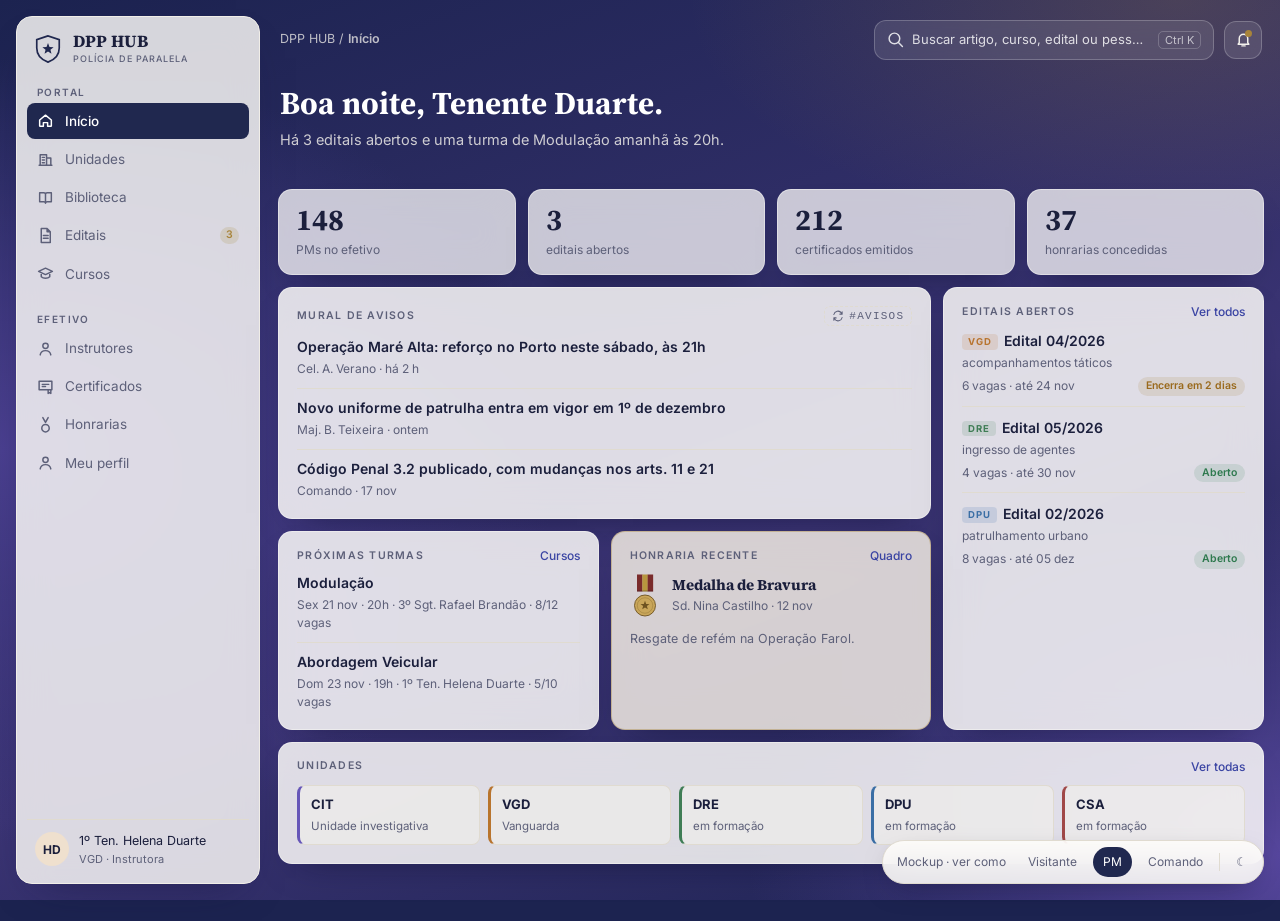
<file: docs/MOCKUP-DPP-HUB.html>
<!doctype html>
<html lang="pt-BR">
<head>
<meta charset="utf-8">
<meta name="viewport" content="width=device-width, initial-scale=1">
<title>DPP HUB · Mockup</title>
<link rel="preconnect" href="https://fonts.googleapis.com">
<link rel="preconnect" href="https://fonts.gstatic.com" crossorigin>
<link href="https://fonts.googleapis.com/css2?family=Source+Serif+4:opsz,wght@8..60,400;8..60,600;8..60,700&family=Inter:wght@400;500;600;700&display=swap" rel="stylesheet">
<style>
/* =========================================================
   DPP HUB · mockup navegável (dados fictícios)
   Paleta A1 · lateral flutuante em vidro · gradiente na página toda
   ========================================================= */
:root{
  --bg:#f4f2ed;--paper:#fffefb;--ink:#1b1f3c;--ink2:#5d6079;--rule:#e0dbd0;
  --head:#20284f;--accent:#20284f;--onaccent:#fff;--gold:#a8843a;--link:#3a44a3;
  --ok:#2f7a4f;--warn:#9a6a1c;--bad:#9c3f3f;
  --sky1:#1c2350;--sky2:#3b3474;--sky3:#4a3f8f;--sky4:#57479e;
  --on-sky:#f3f1ec;
}
@media (prefers-color-scheme: dark){:root:not([data-theme="light"]){
  --bg:#12152b;--paper:#1a1c37;--ink:#e7e4dc;--ink2:#a4a7be;--rule:#2c2f50;
  --head:#0e1124;--accent:#42508e;--onaccent:#fff;--gold:#cfae62;--link:#a5a9f2;
  --ok:#7cc49a;--warn:#dcb06a;--bad:#e29590;
  --sky1:#141a3d;--sky2:#2a2560;--sky3:#352d72;--sky4:#3a2f7a}}
:root[data-theme="dark"]{
  --bg:#12152b;--paper:#1a1c37;--ink:#e7e4dc;--ink2:#a4a7be;--rule:#2c2f50;
  --head:#0e1124;--accent:#42508e;--onaccent:#fff;--gold:#cfae62;--link:#a5a9f2;
  --ok:#7cc49a;--warn:#dcb06a;--bad:#e29590;
  --sky1:#141a3d;--sky2:#2a2560;--sky3:#352d72;--sky4:#3a2f7a}

*{box-sizing:border-box}
html{scroll-behavior:smooth}
body{margin:0;min-height:100vh;color:var(--ink);font:14px/1.5 Inter,system-ui,sans-serif;background:var(--sky1)}
/* gradiente da página inteira numa camada fixa (mais estável que background-attachment:fixed) */
body::before{content:"";position:fixed;inset:0;z-index:-1;pointer-events:none;
  background:
    radial-gradient(700px 340px at 92% 0%,color-mix(in srgb,var(--gold) 24%,transparent),transparent 70%),
    radial-gradient(800px 560px at 0% 50%,var(--sky3),transparent 70%),
    radial-gradient(760px 520px at 100% 95%,var(--sky4),transparent 70%),
    linear-gradient(160deg,var(--sky1),var(--sky2) 60%,var(--sky1))}
a{color:var(--link);text-decoration:none}
button{font:inherit;cursor:pointer}
.ico{width:17px;height:17px;flex:none;fill:none;stroke:currentColor;stroke-width:1.4;stroke-linecap:round;stroke-linejoin:round}

/* ---------- vidro ---------- */
.glass-dark{background:rgba(255,255,255,.10);border:1px solid rgba(255,255,255,.22);backdrop-filter:blur(14px);-webkit-backdrop-filter:blur(14px)}
.tile{color:var(--ink);background:color-mix(in srgb,var(--paper) 84%,transparent);border:1px solid color-mix(in srgb,var(--paper) 40%,transparent);border-radius:14px;padding:18px;
  backdrop-filter:blur(18px) saturate(1.15);-webkit-backdrop-filter:blur(18px) saturate(1.15);box-shadow:0 16px 36px -22px rgba(10,10,40,.6);min-width:0}
.tile.hon{background:color-mix(in srgb,color-mix(in srgb,var(--gold) 12%,var(--paper)) 84%,transparent);border-color:color-mix(in srgb,var(--gold) 40%,transparent)}

/* ---------- estrutura ---------- */
.app{display:grid;grid-template-columns:244px minmax(0,1fr);gap:18px;padding:16px;max-width:1480px;margin:0 auto}
.side{position:sticky;top:16px;height:calc(100vh - 32px);display:flex;flex-direction:column;gap:20px;padding:16px 10px;border-radius:16px;overflow:auto;
  background:color-mix(in srgb,var(--paper) 82%,transparent);backdrop-filter:blur(16px);-webkit-backdrop-filter:blur(16px);
  border:1px solid color-mix(in srgb,var(--paper) 55%,var(--rule));box-shadow:0 18px 40px -24px rgba(20,20,60,.6)}
.brand{display:flex;align-items:center;gap:10px;font:700 17px/1 "Source Serif 4",Georgia,serif;white-space:nowrap;padding:0 6px;color:var(--ink)}
.brand small{display:block;font:500 9px/1.3 Inter;letter-spacing:.12em;text-transform:uppercase;color:var(--ink2);margin-top:3px}
.brand svg{width:30px;height:30px;flex:none}
.grp{font:600 10px/1 Inter;letter-spacing:.14em;text-transform:uppercase;color:var(--ink2);padding:0 10px;margin:2px 0 6px}
.side nav{display:flex;flex-direction:column;gap:2px}
.side nav a{display:flex;align-items:center;gap:11px;padding:8px 10px;border-radius:8px;font-size:13.5px;color:var(--ink2)}
.side nav a:hover{background:color-mix(in srgb,var(--ink) 6%,transparent);color:var(--ink)}
.side nav a.on{color:var(--onaccent);background:var(--accent);font-weight:500}
.side nav a .n{margin-left:auto;font:600 10.5px/1 Inter;background:color-mix(in srgb,var(--gold) 18%,transparent);color:var(--gold);padding:3px 6px;border-radius:999px}
.side nav a.on .n{background:var(--gold);color:var(--head)}
.side nav a .lk{margin-left:auto;width:13px;height:13px;opacity:.6}
.me{margin-top:auto;display:flex;align-items:center;gap:10px;font-size:12.5px;padding:12px 8px 0;border-top:1px solid var(--rule);color:var(--ink)}
.me small{display:block;color:var(--ink2);font-size:11px}
.av{width:34px;height:34px;border-radius:50%;display:grid;place-items:center;font:700 12px Inter;flex:none;background:var(--accent);color:var(--onaccent)}
.discord{display:flex;align-items:center;justify-content:center;gap:8px;width:100%;padding:10px;border-radius:9px;border:0;background:#5865F2;color:#fff;font-weight:600;font-size:13px}
.discord svg{width:18px;height:18px}

main{min-width:0;color:var(--on-sky);padding-bottom:40px}
.topbar{display:flex;align-items:center;gap:10px;padding:4px 2px 0}
.crumb{font-size:12.5px;opacity:.75;flex:1;white-space:nowrap;overflow:hidden;text-overflow:ellipsis}
.crumb b{font-weight:600;opacity:1}
.gsearch{display:flex;align-items:center;gap:8px;padding:9px 12px;font-size:13px;color:rgba(255,255,255,.82);border-radius:12px;width:340px;white-space:nowrap;overflow:hidden;border:1px solid rgba(255,255,255,.22)}
.gsearch span{min-width:0;overflow:hidden;text-overflow:ellipsis}
.gsearch kbd{margin-left:auto;font:11px Inter;border:1px solid rgba(255,255,255,.25);border-radius:5px;padding:1px 6px;opacity:.8}
.gbtn{width:38px;height:38px;display:grid;place-items:center;flex:none;border-radius:12px;color:var(--on-sky);position:relative}
.gbtn .dot{position:absolute;top:8px;right:9px;width:7px;height:7px;border-radius:50%;background:var(--gold)}
.menu-btn{display:none}
.ph{margin:26px 2px 22px;max-width:760px}
.ph h1{font:700 32px/1.12 "Source Serif 4",Georgia,serif;margin:0 0 8px;color:#fff}
.ph p{margin:0;opacity:.82;font-size:14.5px}
.ph .acts{display:flex;flex-wrap:wrap;gap:8px;margin-top:16px}

/* ---------- peças ---------- */
.lbl{font:600 10.5px/1 Inter;letter-spacing:.12em;text-transform:uppercase;color:var(--ink2);margin:0 0 12px;display:flex;justify-content:space-between;align-items:center;gap:8px}
.lbl a{letter-spacing:0;text-transform:none;font-weight:500;font-size:12px}
.list{list-style:none;margin:0;padding:0}
.list li{padding:10px 0;border-top:1px solid var(--rule)}
.list li:first-child{border-top:0;padding-top:0}
.list li:last-child{padding-bottom:0}
.list .t{font-weight:600;line-height:1.35;color:var(--ink)}
.list .m{font-size:12px;color:var(--ink2);margin-top:3px}
.list a.t:hover{color:var(--link)}
.tag{display:inline-block;font:700 9.5px/1 Inter;letter-spacing:.08em;padding:3px 6px;border-radius:4px;color:var(--u);background:color-mix(in srgb,var(--u) 15%,transparent);margin-right:6px;vertical-align:1px}
.pill{display:inline-block;font:600 10.5px/1 Inter;padding:4px 8px;border-radius:999px;color:var(--c);background:color-mix(in srgb,var(--c) 13%,transparent);white-space:nowrap}
.ok{--c:var(--ok)}.warn{--c:var(--warn)}.bad{--c:var(--bad)}.neu{--c:var(--ink2)}
.ch{font:11px ui-monospace,Consolas,monospace;color:var(--ink2);white-space:nowrap}
.num{font:700 30px/1 "Source Serif 4",Georgia,serif;color:var(--ink)}
.num+small{display:block;color:var(--ink2);font-size:12px;margin-top:6px}
.btn{display:inline-flex;align-items:center;gap:7px;font:600 12.5px/1 Inter;padding:9px 13px;border-radius:8px;background:var(--accent);color:var(--onaccent);border:1px solid transparent;white-space:nowrap}
.btn.ghost{background:transparent;color:var(--ink);border-color:var(--rule)}
.btn.sky{background:rgba(255,255,255,.12);color:#fff;border-color:rgba(255,255,255,.25);backdrop-filter:blur(10px)}
.btn.gold{background:var(--gold);color:#1b1f3c}
.btn .ico{width:15px;height:15px}
.btn[disabled]{opacity:.55;cursor:not-allowed}
.soon{font:600 9.5px/1 Inter;letter-spacing:.06em;text-transform:uppercase;padding:3px 5px;border-radius:4px;border:1px solid currentColor;opacity:.7;margin-left:4px}
.muted{color:var(--ink2)}
.serif{font-family:"Source Serif 4",Georgia,serif}
.honor{display:flex;gap:12px;align-items:center}
.honor svg{width:30px;height:44px;flex:none}
.honor b{display:block;font:700 15px/1.2 "Source Serif 4",Georgia,serif;color:var(--ink)}
.honor span{font-size:12px;color:var(--ink2)}
.stats{display:grid;grid-template-columns:repeat(4,minmax(0,1fr));gap:12px;margin-bottom:12px}
.stats .tile{padding:15px 17px;background:color-mix(in srgb,var(--paper) 74%,transparent)}
.g{display:grid;gap:12px}
.g2{grid-template-columns:repeat(2,minmax(0,1fr))}
.g3{grid-template-columns:repeat(3,minmax(0,1fr))}
.chips{display:flex;flex-wrap:wrap;gap:6px;margin:0 0 14px}
.chip{padding:7px 12px;border-radius:999px;font:500 12.5px/1 Inter;color:#fff;background:rgba(255,255,255,.10);border:1px solid rgba(255,255,255,.22);backdrop-filter:blur(10px)}
.chip.on{background:var(--paper);color:var(--ink);border-color:var(--paper)}
.chip i{font-style:normal;opacity:.6;margin-left:4px}
.sync{display:inline-flex;align-items:center;gap:5px;font:11px ui-monospace,Consolas,monospace;color:var(--ink2);border:1px dashed var(--rule);border-radius:6px;padding:3px 7px}
.sync svg{width:12px;height:12px}

/* tabelas */
.tbl{width:100%;border-collapse:collapse;font-size:13px}
.tbl th{text-align:left;font:600 10.5px/1 Inter;letter-spacing:.1em;text-transform:uppercase;color:var(--ink2);padding:0 10px 10px 0;white-space:nowrap}
.tbl td{padding:10px 10px 10px 0;border-top:1px solid var(--rule);vertical-align:middle}
.tbl td:last-child,.tbl th:last-child{padding-right:0}
.who{display:flex;align-items:center;gap:9px;color:var(--ink);font-weight:500}
.who .av{width:28px;height:28px;font-size:10px}
code.c{font:12px ui-monospace,Consolas,monospace;background:color-mix(in srgb,var(--ink) 7%,transparent);padding:2px 6px;border-radius:4px;color:var(--ink)}

/* início */
.home{grid-template-columns:repeat(3,minmax(0,1fr));grid-template-areas:"avis avis edit" "turm hon edit" "unid unid unid"}
.units-mini{display:flex;flex-wrap:wrap;gap:8px}
.unit-mini{flex:1 1 110px;border:1px solid var(--rule);border-left:3px solid var(--u);border-radius:8px;padding:9px 11px;background:color-mix(in srgb,var(--bg) 55%,transparent);color:var(--ink)}
.unit-mini b{display:block;font-size:13px}.unit-mini span{font-size:11.5px;color:var(--ink2)}

/* unidades */
.ucard{border-top:3px solid var(--u);display:flex;flex-direction:column;gap:12px}
.ucard .hd{display:flex;gap:12px;align-items:center}
.seal{width:48px;height:48px;border-radius:12px;display:grid;place-items:center;font:700 14px "Source Serif 4",Georgia,serif;color:var(--u);background:color-mix(in srgb,var(--u) 14%,transparent);border:1px solid color-mix(in srgb,var(--u) 35%,transparent);flex:none}
.ucard h3{font:700 19px/1.2 "Source Serif 4",Georgia,serif;margin:0}
.ucard p{margin:0;color:var(--ink2)}
.ucard .ft{margin-top:auto;display:flex;flex-wrap:wrap;gap:8px;align-items:center}
.kv{display:grid;grid-template-columns:auto 1fr;gap:4px 12px;font-size:12.5px}
.kv dt{color:var(--ink2)}.kv dd{margin:0;color:var(--ink)}
.add{display:grid;place-items:center;text-align:center;border:1.5px dashed rgba(255,255,255,.35);background:rgba(255,255,255,.05);color:#fff;border-radius:14px;padding:18px;min-height:200px}

/* biblioteca */
.lib{display:grid;grid-template-columns:250px minmax(0,1fr);gap:12px;align-items:start}
.docs{position:sticky;top:16px}
.docs a{display:flex;align-items:center;gap:10px;padding:9px 10px;border-radius:8px;color:var(--ink)}
.docs a:hover{background:color-mix(in srgb,var(--ink) 5%,transparent)}
.docs a.on{background:color-mix(in srgb,var(--accent) 12%,transparent);font-weight:600}
.docs a small{display:block;font-size:11px;color:var(--ink2);font-weight:400}
.docs a .lk{margin-left:auto;width:13px;height:13px;color:var(--ink2)}
.docs .sep{height:1px;background:var(--rule);margin:8px 4px}
.reader{padding:0;overflow:hidden}
.reader .rh{padding:22px 26px 16px;border-bottom:1px solid var(--rule)}
.reader .rh h2{font:700 28px/1.15 "Source Serif 4",Georgia,serif;margin:6px 0 8px}
.reader .rh .meta{display:flex;flex-wrap:wrap;gap:8px 16px;align-items:center;font-size:12.5px;color:var(--ink2)}
.reader .rb{display:grid;grid-template-columns:190px minmax(0,1fr)}
.toc{padding:18px 16px;border-right:1px solid var(--rule);font-size:12.5px;position:sticky;top:0;align-self:start}
.toc a{display:block;padding:5px 0;color:var(--ink2)}
.toc a:hover{color:var(--ink)}
.toc input{width:100%;padding:7px 9px;border-radius:7px;border:1px solid var(--rule);background:color-mix(in srgb,var(--bg) 60%,transparent);color:var(--ink);font:12.5px Inter;margin-bottom:10px}
.text{padding:8px 30px 30px;max-width:720px}
.text h3{font:700 13px/1.2 Inter;letter-spacing:.12em;text-transform:uppercase;color:var(--gold);margin:26px 0 4px}
.text h4{font:700 20px/1.25 "Source Serif 4",Georgia,serif;margin:0 0 6px}
.art{padding:16px 0;border-bottom:1px solid var(--rule);scroll-margin-top:20px;position:relative}
.art.hl{background:color-mix(in srgb,var(--gold) 10%,transparent);margin:0 -14px;padding:16px 14px;border-radius:8px}
.art .no{font:600 11px/1 Inter;letter-spacing:.1em;text-transform:uppercase;color:var(--ink2)}
.art h5{font:700 17px/1.3 "Source Serif 4",Georgia,serif;margin:5px 0 6px}
.art p{font:16px/1.65 "Source Serif 4",Georgia,serif;margin:0 0 8px}
.art .pena{font-size:12.5px;color:var(--ink)}
.art .pena b{color:var(--ink2);font-weight:500}
.art .tools{position:absolute;right:0;top:16px;display:flex;gap:6px}
.art.hl .tools{right:14px}
.art .tools button{border:1px solid var(--rule);background:transparent;color:var(--ink2);border-radius:6px;padding:4px 8px;font-size:11.5px}
.art .tools button:hover{color:var(--ink)}
.new{font:600 9.5px/1 Inter;letter-spacing:.06em;text-transform:uppercase;color:var(--gold);border:1px solid var(--gold);border-radius:4px;padding:2px 5px;margin-left:6px;vertical-align:2px}

/* editais */
.ecard{border-left:3px solid var(--u);display:flex;flex-direction:column;gap:10px}
.ecard h3{font:700 18px/1.25 "Source Serif 4",Georgia,serif;margin:0;color:var(--ink)}
.ecard ul{margin:0;padding-left:18px;color:var(--ink);font-size:13px}
.ecard li{margin:2px 0}
.ecard li::marker{color:var(--gold)}
.steps{display:flex;gap:4px;margin-top:2px}
.steps div{flex:1;font-size:10.5px;color:var(--ink2)}
.steps div::before{content:"";display:block;height:4px;border-radius:2px;background:var(--rule);margin-bottom:5px}
.steps div.done::before{background:var(--accent)}
.steps div.cur{color:var(--ink);font-weight:600}
.steps div.cur::before{background:var(--gold)}
.ecard .ft{display:flex;flex-wrap:wrap;gap:8px;align-items:center;margin-top:auto;padding-top:4px}

/* cursos */
.ccard{display:flex;flex-direction:column;gap:10px}
.ccard h3{font:700 19px/1.2 "Source Serif 4",Georgia,serif;margin:0;color:var(--ink)}
.ccard p{margin:0;color:var(--ink2)}
.facts{display:flex;flex-wrap:wrap;gap:6px 16px;font-size:12.5px;color:var(--ink)}
.facts span b{color:var(--ink2);font-weight:500}
.ccard .ft{display:flex;flex-wrap:wrap;gap:8px;margin-top:auto;padding-top:4px}

/* certificados */
.verify{display:flex;gap:8px;flex-wrap:wrap}
.verify input,.field{flex:1;min-width:180px;padding:10px 12px;border-radius:9px;border:1px solid var(--rule);background:color-mix(in srgb,var(--bg) 60%,transparent);color:var(--ink);font:13.5px Inter}
.vres{margin-top:12px;padding:12px 14px;border-radius:10px;font-size:13px;display:none}
.vres.show{display:block}
.vres.good{background:color-mix(in srgb,var(--ok) 12%,transparent);color:var(--ink);border:1px solid color-mix(in srgb,var(--ok) 35%,transparent)}
.vres.nope{background:color-mix(in srgb,var(--bad) 10%,transparent);color:var(--ink);border:1px solid color-mix(in srgb,var(--bad) 30%,transparent)}
.cert{border:1px solid color-mix(in srgb,var(--gold) 45%,var(--rule));border-radius:12px;padding:22px;text-align:center;background:color-mix(in srgb,var(--gold) 6%,transparent);position:relative}
.cert::before{content:"";position:absolute;inset:6px;border:1px solid color-mix(in srgb,var(--gold) 30%,transparent);border-radius:8px;pointer-events:none}
.cert .k{font:600 10px/1 Inter;letter-spacing:.2em;text-transform:uppercase;color:var(--gold)}
.cert h3{font:700 22px/1.2 "Source Serif 4",Georgia,serif;margin:10px 0 4px}
.cert p{margin:0;color:var(--ink2);font-size:13px}
.cert .nm{font:italic 600 20px "Source Serif 4",Georgia,serif;color:var(--ink);margin:10px 0}

/* honrarias */
.mgrid{display:grid;grid-template-columns:repeat(3,minmax(0,1fr));gap:12px}
.mcard{display:flex;gap:14px;align-items:flex-start}
.mcard svg{width:46px;height:66px;flex:none}
.mcard h3{font:700 17px/1.2 "Source Serif 4",Georgia,serif;margin:0 0 4px;color:var(--ink)}
.mcard p{margin:0 0 6px;font-size:12.5px;color:var(--ink2)}
.mcard .cnt{font-size:12px;color:var(--ink)}
.ord{font:600 10px/1 Inter;color:var(--gold);letter-spacing:.1em;text-transform:uppercase}

/* perfil */
.prof{display:flex;gap:20px;align-items:center;flex-wrap:wrap}
.prof .av{width:76px;height:76px;font-size:24px;border-radius:20px}
.prof h2{font:700 28px/1.1 "Source Serif 4",Georgia,serif;margin:0 0 6px;color:var(--ink)}
.prof .sub{display:flex;flex-wrap:wrap;gap:8px 14px;align-items:center;color:var(--ink2);font-size:13px}
.prof .ft{margin-left:auto;display:flex;gap:8px;flex-wrap:wrap}
.medals-row{display:flex;flex-wrap:wrap;gap:16px}
.medals-row figure{margin:0;width:88px;text-align:center;font-size:11.5px;color:var(--ink2)}
.medals-row svg{width:40px;height:58px;display:block;margin:0 auto 6px}
.tl{list-style:none;margin:0;padding:0 0 0 16px;border-left:2px solid var(--rule)}
.tl li{position:relative;padding:0 0 14px 6px}
.tl li::before{content:"";position:absolute;left:-23px;top:5px;width:10px;height:10px;border-radius:50%;background:var(--paper);border:2px solid var(--gold)}
.tl b{display:block;color:var(--ink);font-weight:600}
.tl span{font-size:12px;color:var(--ink2)}

/* bloqueado */
.locked{max-width:520px;margin:40px auto;text-align:center;padding:34px}
.locked .lkbig{width:54px;height:54px;border-radius:16px;display:grid;place-items:center;margin:0 auto 14px;background:color-mix(in srgb,var(--accent) 12%,transparent);color:var(--accent)}
:root[data-theme="dark"] .locked .lkbig{color:var(--gold)}
.locked h2{font:700 24px/1.2 "Source Serif 4",Georgia,serif;margin:0 0 8px}
.locked p{color:var(--ink2);margin:0 0 18px}

/* busca */
.overlay{position:fixed;inset:0;background:rgba(8,10,25,.45);backdrop-filter:blur(4px);display:none;align-items:flex-start;justify-content:center;padding:12vh 16px 16px;z-index:40}
.overlay.open{display:flex}
.sbox{width:100%;max-width:620px;padding:0;overflow:hidden}
.sbox .in{display:flex;align-items:center;gap:10px;padding:14px 16px;border-bottom:1px solid var(--rule);color:var(--ink2)}
.sbox input{flex:1;border:0;background:transparent;font:16px Inter;color:var(--ink);outline:none;min-width:0}
.sbox kbd{font:11px Inter;border:1px solid var(--rule);border-radius:5px;padding:1px 6px}
.sres{max-height:52vh;overflow:auto;padding:6px}
.sres a{display:flex;gap:12px;align-items:center;padding:9px 10px;border-radius:8px;color:var(--ink)}
.sres a:hover,.sres a.sel{background:color-mix(in srgb,var(--accent) 10%,transparent)}
.sres .k{font:600 9.5px/1 Inter;letter-spacing:.08em;text-transform:uppercase;color:var(--ink2);width:74px;flex:none}
.sres small{display:block;color:var(--ink2);font-size:11.5px}
.sres .empty{padding:18px;color:var(--ink2);text-align:center}

/* mockup tools */
.mock{position:fixed;right:16px;bottom:16px;z-index:30;display:flex;align-items:center;gap:6px;padding:6px;border-radius:999px;font-size:12px;color:var(--ink);
  background:color-mix(in srgb,var(--paper) 88%,transparent);backdrop-filter:blur(14px);-webkit-backdrop-filter:blur(14px);border:1px solid var(--rule);box-shadow:0 10px 30px -14px rgba(10,10,40,.6)}
.mock .lab{padding:0 6px 0 8px;color:var(--ink2);white-space:nowrap}
.mock button{border:0;background:transparent;color:var(--ink2);padding:6px 10px;border-radius:999px;font-size:12px}
.mock button.on{background:var(--accent);color:var(--onaccent)}
.mock .sep{width:1px;height:18px;background:var(--rule)}
.toast{position:fixed;left:50%;bottom:76px;transform:translateX(-50%) translateY(20px);opacity:0;transition:.25s;z-index:50;max-width:min(560px,calc(100% - 32px));padding:12px 16px;border-radius:12px;font-size:13px;color:var(--ink);
  background:color-mix(in srgb,var(--paper) 94%,transparent);border:1px solid var(--rule);box-shadow:0 16px 40px -16px rgba(0,0,0,.5);pointer-events:none}
.toast.show{opacity:1;transform:translateX(-50%)}
.toast b{color:var(--gold)}

/* celular */
.tabbar{display:none}
.scrim{display:none}
.need-pm,.need-cmd,.only-vis{}
body[data-role="vis"] .need-pm{display:none!important}
body:not([data-role="cmd"]) .need-cmd{display:none!important}
body:not([data-role="vis"]) .only-vis{display:none!important}

@media (max-width:1100px){
  .home{grid-template-columns:repeat(2,minmax(0,1fr));grid-template-areas:"avis avis" "edit turm" "hon hon" "unid unid"}
  .g3,.mgrid{grid-template-columns:repeat(2,minmax(0,1fr))}
  .reader .rb{grid-template-columns:minmax(0,1fr)}
  .toc{display:none}
}
@media (max-width:860px){
  .app{grid-template-columns:minmax(0,1fr);padding:12px 12px 96px}
  .side{position:fixed;left:10px;top:10px;bottom:10px;height:auto;width:260px;z-index:35;transform:translateX(-115%);transition:transform .25s}
  body.drawer .side{transform:none}
  body.drawer .scrim{display:block;position:fixed;inset:0;z-index:34;background:rgba(8,10,25,.4)}
  .menu-btn{display:grid}
  .gsearch{width:auto;flex:1}
  .gsearch kbd,.crumb{display:none}
  .ph{margin:18px 2px 16px}
  .ph h1{font-size:26px}
  .stats{grid-template-columns:repeat(2,minmax(0,1fr))}
  .g2,.g3,.mgrid,.home,.lib{grid-template-columns:minmax(0,1fr)}
  .home{grid-template-areas:"avis" "edit" "turm" "hon" "unid"}
  .docs{position:static}
  .text{padding:4px 18px 22px}
  .reader .rh{padding:18px}
  .art .tools{position:static;margin-top:6px}
  .tbl thead{display:none}
  .tbl,.tbl tbody,.tbl tr,.tbl td{display:block;width:100%}
  .tbl tr{border-top:1px solid var(--rule);padding:8px 0}
  .tbl tr:first-child{border-top:0}
  .tbl td{border:0;padding:3px 0;display:flex;justify-content:space-between;gap:12px;text-align:right}
  .tbl td::before{content:attr(data-h);font:600 10px/1.6 Inter;letter-spacing:.08em;text-transform:uppercase;color:var(--ink2);text-align:left}
  .tabbar{display:grid;position:fixed;left:10px;right:10px;bottom:10px;z-index:30;grid-template-columns:repeat(5,1fr);padding:8px 4px;border-radius:18px;
    background:color-mix(in srgb,var(--paper) 85%,transparent);backdrop-filter:blur(16px);-webkit-backdrop-filter:blur(16px);border:1px solid var(--rule);box-shadow:0 10px 30px -14px rgba(20,20,60,.5)}
  .tabbar a{display:flex;flex-direction:column;align-items:center;gap:3px;font-size:10.5px;color:var(--ink2);background:none;border:0}
  .tabbar a.on{color:var(--accent);font-weight:600}
  .mock{bottom:84px;right:10px}
  .mock .lab{display:none}
  .toast{bottom:150px}
}
@media (prefers-color-scheme: dark){:root:not([data-theme="light"]) .tabbar a.on{color:var(--gold)}}
:root[data-theme="dark"] .tabbar a.on{color:var(--gold)}
</style>
</head>
<body data-role="pm">

<div class="app">
  <aside class="side" id="side"></aside>
  <main>
    <div class="topbar">
      <button class="gbtn glass-dark menu-btn" id="menuBtn" aria-label="Menu"><svg class="ico" viewBox="0 0 16 16"><path d="M2.5 4h11M2.5 8h11M2.5 12h11"/></svg></button>
      <div class="crumb" id="crumb"></div>
      <button class="gsearch glass-dark" id="searchBtn"><svg class="ico" viewBox="0 0 16 16"><path d="M7 12A5 5 0 1 0 7 2a5 5 0 0 0 0 10zM11 11l3.5 3.5"/></svg><span>Buscar artigo, curso, edital ou pessoa…</span><kbd>Ctrl K</kbd></button>
      <button class="gbtn glass-dark need-pm" aria-label="Notificações" data-act="Notificações: 2 novas (aprovação em Modulação; edital da DRE aberto)."><svg class="ico" viewBox="0 0 16 16"><path d="M4 11V7a4 4 0 0 1 8 0v4l1 1.5H3zM6.5 14h3"/></svg><span class="dot"></span></button>
    </div>
    <div id="view"></div>
  </main>
</div>
<div class="scrim" id="scrim"></div>

<nav class="tabbar" id="tabbar"></nav>

<div class="overlay" id="overlay">
  <div class="tile sbox">
    <div class="in"><svg class="ico" viewBox="0 0 16 16"><path d="M7 12A5 5 0 1 0 7 2a5 5 0 0 0 0 10zM11 11l3.5 3.5"/></svg><input id="q" placeholder="Artigo, curso, edital, pessoa, medalha…" autocomplete="off"><kbd>Esc</kbd></div>
    <div class="sres" id="sres"></div>
  </div>
</div>

<div class="mock" id="mock">
  <span class="lab">Mockup · ver como</span>
  <button data-role="vis">Visitante</button><button data-role="pm" class="on">PM</button><button data-role="cmd">Comando</button>
  <span class="sep"></span>
  <button id="themeBtn" aria-label="Tema">☾</button>
</div>
<div class="toast" id="toast"></div>

<script>
/* ================= dados fictícios ================= */
const UNITS={
  CIT:{c:'#6656b8',name:'CIT',full:'Unidade investigativa',desc:'Investigações, dossiês de operação, cadastro de entidades e a Teia de Vínculos entre investigações.',site:'cit00.vercel.app',status:'ativa',cmd:'Cap. Otávio Sarmento',ef:14,canal:'#edital-cit'},
  VGD:{c:'#b8742e',name:'VGD',full:'Vanguarda',desc:'Acompanhamentos com viaturas especializadas, informes da unidade e o Curso de Modulação.',site:'vgd00-pi.vercel.app',status:'ativa',cmd:'1º Ten. Helena Duarte',ef:22,canal:'#edital-vgd'},
  DRE:{c:'#3f7d55',name:'DRE',full:'Unidade especializada',desc:'Descrição a definir pelo comando da unidade.',site:'',status:'em formação',cmd:'a definir',ef:6,canal:'#edital-dre'},
  DPU:{c:'#3a6ea5',name:'DPU',full:'Unidade especializada',desc:'Descrição a definir pelo comando da unidade.',site:'',status:'em formação',cmd:'a definir',ef:9,canal:'#edital-dpu'},
  CSA:{c:'#a04848',name:'CSA',full:'Unidade especializada',desc:'Descrição a definir pelo comando da unidade.',site:'',status:'em formação',cmd:'2º Sgt. Paula Rezende',ef:5,canal:'#edital-csa'}
};
const PEOPLE={
  hd:{n:'Helena Duarte',p:'1º Ten.',u:'VGD',dc:'@h.duarte',since:'mar 2026'},
  av:{n:'Augusto Verano',p:'Cel.',u:'Comando',dc:'@verano',since:'jan 2026'},
  bt:{n:'Bruno Teixeira',p:'Maj.',u:'Comando',dc:'@b.teixeira',since:'jan 2026'},
  rb:{n:'Rafael Brandão',p:'3º Sgt.',u:'VGD',dc:'@brandao',since:'abr 2026'},
  nc:{n:'Nina Castilho',p:'Sd.',u:'DRE',dc:'@ninac',since:'set 2026'},
  lm:{n:'Lívia Moraes',p:'Cb.',u:'CIT',dc:'@liv.moraes',since:'mai 2026'},
  os:{n:'Otávio Sarmento',p:'Cap.',u:'CIT',dc:'@sarmento',since:'fev 2026'},
  da:{n:'Diego Arantes',p:'Cb.',u:'DPU',dc:'@arantes',since:'jun 2026'},
  pr:{n:'Paula Rezende',p:'2º Sgt.',u:'CSA',dc:'@p.rezende',since:'mar 2026'},
  cv:{n:'Caio Ventura',p:'Sd.',u:'VGD',dc:'@caiov',since:'out 2026'}
};
const COURSES={
  mod:{n:'Modulação',d:'Técnicas de acompanhamento e comunicação via rádio entre viaturas especializadas.',h:'6 h',pre:'Soldado ou acima',mat:'vgd00-pi.vercel.app',code:'MOD'},
  acp:{n:'Acompanhamento Tático',d:'Perseguição, cerco e encerramento seguro de fugas em vias urbanas.',h:'4 h',pre:'Curso de Modulação',code:'ACP'},
  abv:{n:'Abordagem Veicular',d:'Procedimento padrão de abordagem a veículos, do sinal de parada à revista.',h:'3 h',pre:'Soldado ou acima',code:'ABV'},
  neg:{n:'Negociação de Crises',d:'Contato com tomadores de reféns, tempo, concessões e Código 5.',h:'5 h',pre:'Cabo ou acima',code:'NEG'},
  tir:{n:'Tiro Defensivo',d:'Uso progressivo da força, controle de disparo e segurança da equipe.',h:'4 h',pre:'Soldado ou acima',code:'TIR'},
  aph:{n:'Atendimento Pré-Hospitalar',d:'Primeiro atendimento a feridos até a chegada do socorro médico.',h:'3 h',pre:'Soldado ou acima',code:'APH'}
};
const INSTR=[['hd','abv','20 abr 2026','av','ativo'],['hd','mod','10 ago 2026','bt','ativo'],['rb','mod','15 jun 2026','hd','ativo'],['rb','acp','18 set 2026','av','ativo'],
  ['os','neg','20 abr 2026','av','ativo'],['pr','aph','01 set 2026','bt','ativo'],['lm','tir','12 jul 2026','os','suspenso'],['da','acp','05 mar 2026','bt','expirado']];
const CERTS=[['DPP-MOD-0412','cv','mod','14 nov 2026','rb','9,0'],['DPP-MOD-0411','nc','mod','14 nov 2026','rb','8,5'],['DPP-ABV-0233','cv','abv','09 nov 2026','hd','8,0'],
  ['DPP-NEG-0098','lm','neg','02 nov 2026','os','9,5'],['DPP-APH-0151','da','aph','28 out 2026','pr','7,5'],['DPP-TIR-0187','nc','tir','20 out 2026','lm','8,0'],
  ['DPP-NEG-0080','hd','neg','15 set 2026','os','8,5'],['DPP-ACP-0064','rb','acp','02 set 2026','da','9,0'],['DPP-MOD-0377','hd','mod','12 jun 2026','bt','10'],['DPP-ABV-0101','hd','abv','20 abr 2026','av','9,5']];
const MEDALS={
  cco:{n:'Cruz do Comando',crit:'Serviços excepcionais ao Departamento. Concedida apenas pelo Comando-Geral.',rib:['#20284f','#b8963e','#20284f','#b8963e','#20284f'],m:'g'},
  bra:{n:'Medalha de Bravura',crit:'Ato de coragem em ocorrência de alto risco, com risco à própria vida.',rib:['#7a2b2b','#b8963e','#7a2b2b'],m:'g'},
  mop:{n:'Mérito Operacional',crit:'Participação decisiva em operação de destaque.',rib:['#24406e','#e8e4da','#24406e'],m:'g'},
  min:{n:'Mérito Instrutor',crit:'20 turmas ministradas com avaliação positiva dos alunos.',rib:['#4f4290','#e8e4da','#4f4290'],m:'s'},
  tsv:{n:'Tempo de Serviço',crit:'90 dias de serviço ativo sem punição disciplinar.',rib:['#2f6b48','#e8e4da','#2f6b48'],m:'s'},
  hm:{n:'Honra ao Mérito',crit:'Reconhecimento por conduta exemplar em serviço.',rib:['#8a3434','#e8e4da','#24406e'],m:'b'}
};
const AWARDS=[['nc','bra','12 nov 2026','Resgate de refém na Operação Farol','av'],['cv','hm','05 nov 2026','Conduta exemplar em abordagem no Centro','hd'],
  ['hd','mop','02 nov 2026','Coordenação da Operação Maré Alta (1ª fase)','av'],['rb','min','25 out 2026','20 turmas de Modulação','bt'],
  ['os','cco','10 out 2026','Estruturação da CIT','av'],['lm','mop','18 set 2026','Desarticulação da rede Corvo','os'],['hd','tsv','01 set 2026','90 dias de serviço ativo','bt']];
const STEPS=['Inscrições','Prova','Entrevista','Resultado'];
const EDITAIS=[
  {u:'VGD',num:'04/2026',t:'Vanguarda: acompanhamentos táticos',v:6,req:['Cabo ou acima','Curso de Modulação','30 dias sem punição'],per:'10 nov a 24 nov',step:0,st:'encerrando'},
  {u:'DRE',num:'05/2026',t:'DRE: ingresso de agentes',v:4,req:['Soldado ou acima','Curso de Abordagem Veicular'],per:'15 nov a 30 nov',step:0,st:'aberto'},
  {u:'DPU',num:'02/2026',t:'DPU: patrulhamento urbano',v:8,req:['Soldado ou acima'],per:'18 nov a 05 dez',step:0,st:'aberto'},
  {u:'CIT',num:'03/2026',t:'CIT: investigação',v:3,req:['3º Sgt. ou acima','Curso de Negociação de Crises','Entrevista com o comando da CIT'],per:'01 nov a 15 nov',step:3,st:'resultado'},
  {u:'CSA',num:'01/2026',t:'CSA: formação inicial',v:5,req:['Soldado ou acima','Curso de APH'],per:'01 out a 20 out',step:3,st:'encerrado'}
];
const ST_LABEL={aberto:['Aberto','ok'],encerrando:['Encerra em 2 dias','warn'],resultado:['Resultado publicado','neu'],encerrado:['Encerrado','bad']};
const TURMAS=[['mod','Sex 21 nov · 20h','rb','8/12','aberta'],['abv','Dom 23 nov · 19h','hd','5/10','aberta'],['aph','Ter 25 nov · 21h','pr','10/10','lotada'],['neg','Sáb 29 nov · 18h','os','3/8','aberta']];
const AVISOS=[['Operação Maré Alta: reforço no Porto neste sábado, às 21h','Cel. A. Verano','há 2 h'],['Novo uniforme de patrulha entra em vigor em 1º de dezembro','Maj. B. Teixeira','ontem'],['Código Penal 3.2 publicado, com mudanças nos arts. 11 e 21','Comando','17 nov']];

const DOCS={
  cp:{n:'Código Penal',pub:true,v:'3.2',date:'17 nov 2026',by:'Maj. B. Teixeira',canal:'#código-penal',parts:[
    ['Título I · Crimes contra a pessoa',[
      ['1','Homicídio doloso','Matar alguém de forma intencional.','60 meses','$ 30.000'],
      ['2','Homicídio culposo','Matar alguém sem intenção, por imprudência, negligência ou imperícia.','25 meses','$ 10.000'],
      ['3','Lesão corporal','Ofender a integridade física ou a saúde de outra pessoa.','15 meses','$ 5.000'],
      ['4','Sequestro e cárcere privado','Privar alguém de liberdade, mantendo-o sob seu poder contra a vontade.','35 meses','$ 20.000']]],
    ['Título II · Crimes contra o patrimônio',[
      ['10','Furto','Subtrair coisa alheia móvel sem violência ou grave ameaça.','10 meses','$ 3.000'],
      ['11','Roubo','Subtrair coisa alheia mediante grave ameaça ou violência à pessoa.','25 meses','$ 12.000',1],
      ['12','Roubo a estabelecimento','Roubo praticado contra loja, posto ou banco, com ou sem reféns.','35 meses','$ 25.000'],
      ['13','Receptação','Adquirir, guardar ou vender coisa que sabe ser produto de crime.','12 meses','$ 6.000']]],
    ['Título III · Crimes de trânsito',[
      ['20','Direção perigosa','Conduzir veículo colocando em risco a segurança de terceiros.','6 meses','$ 2.000'],
      ['21','Fuga de abordagem','Desobedecer à ordem de parada dada por autoridade policial.','15 meses','$ 8.000',1],
      ['22','Dirigir sem habilitação','Conduzir veículo automotor sem a devida habilitação.','—','$ 1.500']]]]},
  rg:{n:'Regras e Termos da Cidade',pub:true,v:'5.0',date:'02 out 2026',by:'Administração Paralela RP',canal:'#regras-da-cidade',parts:[
    ['Capítulo 1 · Conduta geral',[
      ['1','RDM','É proibido matar sem motivo de roleplay que o justifique.'],
      ['2','VDM','É proibido usar veículo como arma sem contexto de roleplay.'],
      ['3','Metagaming','É proibido usar no jogo informação obtida fora dele.'],
      ['4','Powergaming','É proibido forçar ações irreais ou sem chance de reação ao outro jogador.']]],
    ['Capítulo 2 · Ações',[
      ['10','Assalto a loja','De 2 a 4 participantes, até 2 reféns, apenas armamento leve.'],
      ['11','Fuga limpa','A fuga só é válida se os envolvidos saírem do perímetro sem contato visual da polícia.'],
      ['12','Código 5','Situação com refém em risco: negociação obrigatória antes de qualquer entrada tática.']]]]},
  ri:{n:'Regulamento Interno',pub:false,v:'2.1',date:'20 set 2026',by:'Cel. A. Verano',canal:'#regulamento-interno',parts:[
    ['Capítulo 1 · Hierarquia',[
      ['1','Cadeia de comando','Toda ordem segue a cadeia de comando; ninguém dá ordem a superior hierárquico.'],
      ['2','Continência','A continência é devida a todo superior, dentro e fora de serviço.'],
      ['3','Tratamento','Superiores são tratados pela patente seguida do nome de guerra.']]],
    ['Capítulo 2 · Conduta em serviço',[
      ['10','Uso do rádio','Comunicação no rádio é curta, objetiva e segue o código Q.'],
      ['11','Abordagem','Toda abordagem segue o procedimento do curso de Abordagem Veicular.'],
      ['12','Uso da força','A força é progressiva e proporcional à ameaça.']]]]},
  pt:{n:'Protocolos',pub:false,v:'1.4',date:'11 nov 2026',by:'Maj. B. Teixeira',canal:'#protocolos',parts:[['Protocolos operacionais',[['1','Código 3','Deslocamento com sirene e giroflex, prioridade máxima.'],['2','Código 5','Refém em risco; acionar negociador antes de entrada tática.']]]]},
  vt:{n:'Viaturas',pub:false,v:'1.1',date:'30 out 2026',by:'1º Ten. H. Duarte',canal:'#viaturas',parts:[['Uso de viaturas',[['1','Viaturas de patrulha','Uso livre por qualquer PM em serviço.'],['2','Viaturas especializadas','Uso restrito a PMs com o curso correspondente.']]]]},
  fd:{n:'Fardamento',pub:false,v:'2.0',date:'18 nov 2026',by:'Maj. B. Teixeira',canal:'#fardamento',parts:[['Uniformes',[['1','Uniforme de patrulha','Novo modelo obrigatório a partir de 1º de dezembro.'],['2','Uniforme de gala','Usado em cerimônias e entrega de condecorações.']]]]},
  ar:{n:'Armamento',pub:false,v:'1.3',date:'05 out 2026',by:'Cap. O. Sarmento',canal:'#armamento',parts:[['Armamento',[['1','Armamento padrão','Pistola e taser para todo PM em serviço.'],['2','Armamento longo','Somente com Tiro Defensivo e autorização do oficial de dia.']]]]}
};

/* ================= utilidades ================= */
const $=s=>document.querySelector(s);
const P={home:'M2.5 7.5 8 3l5.5 4.5V13a.5.5 0 0 1-.5.5H10V10H6v3.5H3a.5.5 0 0 1-.5-.5z',unid:'M3 13.5v-10h6v10M9 6.5h4v7M2 13.5h12M5 6h2M5 8.5h2M5 11h2',
 book:'M2.5 3.5h4A1.5 1.5 0 0 1 8 5v8.5A1.5 1.5 0 0 0 6.5 12h-4zM13.5 3.5h-4A1.5 1.5 0 0 0 8 5v8.5A1.5 1.5 0 0 1 9.5 12h4z',doc:'M4 1.5h5.5l3 3v10H4zM9.5 1.5v3h3M6 8h4.5M6 10.5h4.5',
 cap:'M1.5 6 8 3l6.5 3L8 9zM4 7.2V11c1 1 2.5 1.5 4 1.5s3-.5 4-1.5V7.2',user:'M8 8a2.5 2.5 0 1 0 0-5 2.5 2.5 0 0 0 0 5zM3 14c.5-2.7 2.5-4 5-4s4.5 1.3 5 4',
 cert:'M2 3h12v8H2zM5 6h6M5 8h3M10.5 11v3.5l1.2-.8 1.3.8V11',medal:'M5.5 1.5 8 6l2.5-4.5M8 15a3.5 3.5 0 1 0 0-7 3.5 3.5 0 0 0 0 7z',
 lock:'M4 7.5h8v6H4zM5.5 7.5V5a2.5 2.5 0 0 1 5 0v2.5',more:'M3 8h.01M8 8h.01M13 8h.01',plus:'M8 3v10M3 8h10',ext:'M9 2.5h4.5V7M13.5 2.5 7 9M11.5 9.5v4h-9v-9h4',
 sync:'M2.5 6a5.5 5.5 0 0 1 10-2l1 1.5M13.5 10a5.5 5.5 0 0 1-10 2l-1-1.5M13.5 2.5v3h-3M2.5 13.5v-3h3',link:'M6.5 9.5l3-3M7 4.5l1-1a2.5 2.5 0 0 1 3.5 3.5l-1 1M9 11.5l-1 1A2.5 2.5 0 0 1 4.5 9l1-1',
 copy:'M5.5 5.5h7v8h-7zM3.5 10.5v-8h7',dl:'M8 2.5v8M4.5 7 8 10.5 11.5 7M3 13.5h10',check:'M3 8.5 6.5 12 13 4.5'};
const ic=(k,cls)=>`<svg class="ico ${cls||''}" viewBox="0 0 16 16"><path d="${P[k]}"/></svg>`;
function star(cx,cy,R,r){let p=[];for(let i=0;i<10;i++){const a=-Math.PI/2+i*Math.PI/5,k=i%2?r:R;p.push((cx+k*Math.cos(a)).toFixed(1)+','+(cy+k*Math.sin(a)).toFixed(1));}return p.join(' ');}
const crest=c=>`<svg viewBox="0 0 32 32" aria-hidden="true"><path d="M16 2 4 6v9c0 7.5 5.2 12.6 12 15 6.8-2.4 12-7.5 12-15V6z" style="fill:none;stroke:${c};stroke-width:1.8"/><polygon points="${star(16,16,6.3,2.7)}" style="fill:${c}"/></svg>`;
const METAL={g:['#c9a65a','#6e5320'],s:['#c3c7cd','#59606b'],b:['#b58a5e','#6b4426']};
function medal(id){const m=MEDALS[id],[mt,e]=METAL[m.m],w=32/m.rib.length;
  return `<svg viewBox="0 0 60 86" aria-hidden="true">${m.rib.map((c,i)=>`<rect x="${(14+i*w).toFixed(2)}" y="0" width="${(w+.3).toFixed(2)}" height="34" fill="${c}"/>`).join('')}<rect x="14" y="32" width="32" height="2" fill="rgba(0,0,0,.25)"/><circle cx="30" cy="62" r="21" fill="${mt}" stroke="${e}" stroke-width="1.8"/><circle cx="30" cy="62" r="15.5" fill="none" stroke="${e}" opacity=".55"/><polygon points="${star(30,62,9.5,4)}" fill="${e}"/></svg>`;}
const uc=u=>UNITS[u]?UNITS[u].c:'#8a8fa8';
const tag=u=>`<span class="tag" style="--u:${uc(u)}">${u}</span>`;
const ini=id=>PEOPLE[id].n.split(' ').map(s=>s[0]).slice(0,2).join('');
const pname=id=>`${PEOPLE[id].p} ${PEOPLE[id].n}`;
const avatar=id=>`<span class="av" style="background:color-mix(in srgb,${uc(PEOPLE[id].u)} 22%,var(--paper));color:var(--ink)">${ini(id)}</span>`;
const who=id=>`<a class="who" href="#perfil/${id}">${avatar(id)}<span>${pname(id)}</span></a>`;
const pill=st=>{const [l,c]=ST_LABEL[st];return `<span class="pill ${c}">${l}</span>`;};
const ISTAT={ativo:['Ativo','ok'],suspenso:['Suspenso','warn'],expirado:['Expirado','bad'],aberta:['Inscrições abertas','ok'],lotada:['Lotada','warn']};
const ip=s=>`<span class="pill ${ISTAT[s][1]}">${ISTAT[s][0]}</span>`;
const sync=c=>`<span class="sync" title="Sincronizado com o Discord">${ic('sync')}${c}</span>`;
const isOpen=e=>e.st==='aberto'||e.st==='encerrando';
const role=()=>document.body.dataset.role;
const ME={pm:'hd',cmd:'av'};
const td=(h,v)=>`<td data-h="${h}">${v}</td>`;

function toast(msg){const t=$('#toast');t.innerHTML=msg;t.classList.add('show');clearTimeout(t._h);t._h=setTimeout(()=>t.classList.remove('show'),3600);}
document.addEventListener('click',e=>{const a=e.target.closest('[data-act]');if(a){e.preventDefault();toast(a.dataset.act);}});
const act=(label,msg,cls)=>`<button class="btn ${cls||''}" data-act="${msg.replace(/"/g,'&quot;')}">${label}</button>`;
const cmdAct=(label,msg)=>`<span class="need-cmd">${act(ic('plus')+label,'<b>No HUB real:</b> '+msg,'gold')}</span>`;

/* ================= navegação ================= */
const NAV1=[['inicio','home','Início'],['unidades','unid','Unidades'],['biblioteca','book','Biblioteca'],['editais','doc','Editais'],['cursos','cap','Cursos']];
const NAV2=[['instrutores','user','Instrutores'],['certificados','cert','Certificados'],['honrarias','medal','Honrarias']];
const PM_ONLY=new Set(['instrutores','certificados','honrarias','perfil']);
const TITLES={inicio:'Início',unidades:'Unidades',biblioteca:'Biblioteca normativa',editais:'Editais',cursos:'Cursos',instrutores:'Instrutores',certificados:'Certificados',honrarias:'Honrarias',perfil:'Perfil'};

function renderSide(cur){
  const open=EDITAIS.filter(isOpen).length, r=role();
  const item=([k,i,l])=>`<a href="#${k}" class="${cur===k?'on':''}">${ic(i)}${l}${k==='editais'?`<span class="n">${open}</span>`:''}${r==='vis'&&PM_ONLY.has(k)?ic('lock','lk'):''}</a>`;
  const me=r==='vis'
    ?`<div class="me" style="display:block"><p style="margin:0 0 10px;color:var(--ink2);font-size:12px">Entre para ver o conteúdo do efetivo.</p>${discordBtn}</div>`
    :`<a class="me" href="#perfil/${ME[r]}">${avatar(ME[r])}<div>${pname(ME[r])}<small>${r==='cmd'?'Comando-Geral':'VGD · Instrutora'}</small></div></a>`;
  $('#side').innerHTML=`<a class="brand" href="#inicio">${crest('var(--accent)')}<div>DPP HUB<small>Polícia de Paralela</small></div></a>
    <div><div class="grp">Portal</div><nav>${NAV1.map(item).join('')}</nav></div>
    <div><div class="grp">Efetivo</div><nav>${NAV2.map(item).join('')}${r!=='vis'?item(['perfil','user','Meu perfil']).replace('#perfil','#perfil/'+ME[r]):''}</nav></div>
    ${r==='cmd'?`<div><div class="grp">Administração</div><nav><a href="#" data-act="<b>No HUB real:</b> painel de administração (mapa canal ↔ aba, cargos ↔ perfis, fila do bot e log de auditoria).">${ic('sync')}Painel do bot</a></nav></div>`:''}
    ${me}`;
  $('#tabbar').innerHTML=[['inicio','home','Início'],['editais','doc','Editais'],['biblioteca','book','Normas'],['cursos','cap','Cursos']].map(([k,i,l])=>`<a href="#${k}" class="${cur===k?'on':''}">${ic(i)}${l}</a>`).join('')+`<a href="#" id="moreBtn" class="${['unidades','instrutores','certificados','honrarias','perfil'].includes(cur)?'on':''}">${ic('more')}Mais</a>`;
}
const discordBtn=`<button class="discord" id="loginBtn"><svg viewBox="0 0 24 24" fill="currentColor"><path d="M19.6 5.3A16.5 16.5 0 0 0 15.5 4l-.5 1a15 15 0 0 0-6 0L8.5 4a16.5 16.5 0 0 0-4.1 1.3C1.8 9.2 1.1 13 1.4 16.8A16.6 16.6 0 0 0 6.5 19.4l1-1.6a10.6 10.6 0 0 1-1.6-.8l.4-.3a11.8 11.8 0 0 0 11.4 0l.4.3-1.6.8 1 1.6a16.5 16.5 0 0 0 5-2.6c.4-4.4-.7-8.2-2.9-11.5zM8.7 14.5c-1 0-1.8-.9-1.8-2s.8-2 1.8-2 1.8.9 1.8 2-.8 2-1.8 2zm6.6 0c-1 0-1.8-.9-1.8-2s.8-2 1.8-2 1.8.9 1.8 2-.8 2-1.8 2z"/></svg>Entrar com Discord</button>`;
document.addEventListener('click',e=>{
  if(e.target.closest('#loginBtn')){setRole('pm');toast('Login com Discord simulado: cargos lidos do servidor, perfil <b>PM</b> aplicado.');}
  if(e.target.closest('#moreBtn')){e.preventDefault();document.body.classList.add('drawer');}
});

const header=(t,p,acts)=>`<div class="ph"><h1>${t}</h1>${p?`<p>${p}</p>`:''}${acts?`<div class="acts">${acts}</div>`:''}</div>`;

/* ================= telas ================= */
const V={};

V.inicio=()=>{
  const r=role(), open=EDITAIS.filter(isOpen);
  const greet=r==='vis'?'Departamento de Polícia de Paralela':r==='cmd'?'Boa noite, Coronel Verano.':'Boa noite, Tenente Duarte.';
  const sub=r==='vis'?'Normas, unidades, editais, cursos e honrarias da PM num só lugar, sincronizado com o Discord.':`Há ${open.length} editais abertos e uma turma de Modulação amanhã às 20h.`;
  const stats=[[`${Object.values(UNITS).reduce((a,u)=>a+u.ef,0)+92}`,'PMs no efetivo'],[open.length,'editais abertos'],['212','certificados emitidos'],['37','honrarias concedidas']];
  return header(greet,sub,r==='vis'?`<a class="btn sky" href="#editais">Ver editais abertos</a><a class="btn sky" href="#biblioteca">Ler o Código Penal</a>`:cmdAct('Publicar aviso','o aviso vai para o mural e o bot posta em <b>#avisos</b>.'))
  +`<div class="stats">${stats.map(([n,l])=>`<div class="tile"><div class="num">${n}</div><small>${l}</small></div>`).join('')}</div>
  <div class="g home">
    <div class="tile" style="grid-area:avis"><p class="lbl">Mural de avisos ${sync('#avisos')}</p><ul class="list">${AVISOS.map(([t,a,d])=>`<li><div class="t">${t}</div><div class="m">${a} · ${d}</div></li>`).join('')}</ul></div>
    <div class="tile" style="grid-area:edit"><p class="lbl">Editais abertos <a href="#editais">Ver todos</a></p><ul class="list">${open.map(e=>`<li><a class="t" href="#editais">${tag(e.u)}Edital ${e.num}</a><div class="m">${e.t.split(': ')[1]}</div><div class="m" style="display:flex;justify-content:space-between;gap:8px;align-items:center;margin-top:5px">${e.v} vagas · até ${e.per.split(' a ')[1]}${pill(e.st)}</div></li>`).join('')}</ul></div>
    <div class="tile" style="grid-area:turm"><p class="lbl">Próximas turmas <a href="#cursos">Cursos</a></p><ul class="list">${TURMAS.slice(0,2).map(([c,d,i,v])=>`<li><div class="t">${COURSES[c].n}</div><div class="m">${d} · ${pname(i)} · ${v} vagas</div></li>`).join('')}</ul></div>
    <div class="tile hon" style="grid-area:hon"><p class="lbl">Honraria recente <a class="need-pm" href="#honrarias">Quadro</a></p><div class="honor">${medal('bra')}<div><b>Medalha de Bravura</b><span>Sd. Nina Castilho · 12 nov</span></div></div><p class="muted" style="margin:12px 0 0;font-size:12.5px">${AWARDS[0][3]}.</p></div>
    <div class="tile" style="grid-area:unid"><p class="lbl">Unidades <a href="#unidades">Ver todas</a></p><div class="units-mini">${Object.entries(UNITS).map(([k,u])=>`<a class="unit-mini" href="#unidades" style="--u:${u.c}"><b>${k}</b><span>${u.status==='ativa'?u.full:'em formação'}</span></a>`).join('')}</div></div>
  </div>`;
};

V.unidades=()=>header('Unidades','Cada unidade tem seu próprio site, banco e comando. O HUB apresenta todas e aponta para elas.',cmdAct('Nova unidade','o admin cadastra nome, sigla, cor, brasão, link e o canal de edital no Discord, sem mexer em código.'))
 +`<div class="g g3">${Object.entries(UNITS).map(([k,u])=>{const ed=EDITAIS.find(e=>e.u===k&&isOpen(e));return `<div class="tile ucard" style="--u:${u.c}">
   <div class="hd"><div class="seal">${k}</div><div><h3>${u.full}</h3><span class="pill ${u.status==='ativa'?'ok':'neu'}">${u.status==='ativa'?'Ativa':'Em formação'}</span></div></div>
   <p>${u.desc}</p>
   <dl class="kv"><dt>Comando</dt><dd>${u.cmd}</dd><dt>Efetivo</dt><dd>${u.ef} PMs</dd><dt>Edital</dt><dd>${ed?`<a href="#editais">${ed.num} · aberto</a>`:'nenhum aberto'}</dd></dl>
   <div class="ft">${u.site?`<a class="btn" href="https://${u.site}" target="_blank" rel="noopener">${ic('ext')}Abrir site</a>`:`<button class="btn ghost" disabled>Sem site próprio</button>`}${sync(u.canal)}</div></div>`;}).join('')}
   <div class="add need-cmd"><div>${ic('plus')}<div style="margin-top:6px;font-weight:600">Cadastrar unidade</div><div style="opacity:.7;font-size:12.5px">Aparece aqui sem deploy</div></div></div></div>`;

V.biblioteca=(doc,art)=>{
  doc=DOCS[doc]?doc:'cp'; const d=DOCS[doc], r=role(), locked=!d.pub&&r==='vis';
  const link=(k)=>{const x=DOCS[k];return `<a href="#biblioteca/${k}" class="${k===doc?'on':''}"><div>${x.n}<small>v${x.v} · ${x.date}</small></div>${!x.pub?ic('lock','lk'):''}</a>`;};
  const list=`<div class="tile docs"><p class="lbl">Normas</p>${['cp','rg','ri'].map(link).join('')}<div class="sep"></div><p class="lbl" style="margin-top:12px">Manuais operacionais</p>${['pt','vt','fd','ar'].map(link).join('')}</div>`;
  let body;
  if(locked){body=`<div class="tile locked"><div class="lkbig">${ic('lock')}</div><h2>${d.n} é de uso restrito</h2><p>O ${d.n} e os manuais operacionais só aparecem para quem entra com uma conta do Discord que tenha cargo de PM no servidor Polícia Paralela.</p>${discordBtn}</div>`;}
  else{
    body=`<div class="tile reader"><div class="rh"><span class="lbl" style="margin:0">${d.pub?'Público':'Restrito ao efetivo'}</span><h2>${d.n}</h2>
      <div class="meta"><span>Versão ${d.v} · publicada em ${d.date} por ${d.by}</span>${doc==='cp'?`<a href="#" data-act="<b>No HUB real:</b> tela de diferenças entre a v3.1 e a v3.2 (arts. 11 e 21 alterados).">Ver o que mudou</a>`:''}<a href="#" data-act="<b>No HUB real:</b> baixa o PDF original do Storage.">${ic('dl')} PDF original</a>${sync(d.canal)}</div>
      <div style="margin-top:12px">${cmdAct('Publicar nova versão','grava a versão com data e autor, e o bot posta o resumo das mudanças em <b>'+d.canal+'</b>.')}</div></div>
      <div class="rb"><nav class="toc"><input placeholder="Buscar no texto…" id="docq">${d.parts.map(([t,arts])=>`<a href="#biblioteca/${doc}/art-${arts[0][0]}" style="font-weight:600;color:var(--ink)">${t.split(' · ')[0]}</a>${arts.map(a=>`<a href="#biblioteca/${doc}/art-${a[0]}">Art. ${a[0]} · ${a[1]}</a>`).join('')}`).join('')}</nav>
      <div class="text" id="doctext">${d.parts.map(([t,arts])=>`<h3>${t.split(' · ')[0]}</h3><h4>${t.split(' · ')[1]}</h4>${arts.map(([n,ti,tx,pe,mu,nw])=>`<div class="art${art==='art-'+n?' hl':''}" id="art-${n}" data-s="${(ti+' '+tx).toLowerCase()}"><div class="no">Art. ${n}${nw?'<span class="new">alterado na v3.2</span>':''}</div><h5>${ti}</h5><p>${tx}</p>${pe?`<div class="pena"><b>Pena:</b> ${pe} · <b>Multa:</b> ${mu}</div>`:''}<div class="tools"><button data-act="Link copiado: <b>dpp-hub.vercel.app/#biblioteca/${doc}/art-${n}</b>">${'Copiar link'}</button><button data-act="Artigo copiado: <b>Art. ${n} · ${ti}</b>">Copiar artigo</button></div></div>`).join('')}`).join('')}</div></div></div>`;
  }
  return header('Biblioteca normativa','O texto das normas em HTML, com índice, busca e link direto para cada artigo. O PDF original continua disponível.')+`<div class="lib">${list}${body}</div>`;
};

let edFilter={u:'Todas',s:'Abertos'};
V.editais=()=>{
  const r=role();
  const list=EDITAIS.filter(e=>(edFilter.u==='Todas'||e.u===edFilter.u)&&(edFilter.s==='Todos'||(edFilter.s==='Abertos'?isOpen(e):!isOpen(e))));
  const chipsU=['Todas',...Object.keys(UNITS)].map(u=>`<button class="chip ${edFilter.u===u?'on':''}" data-fu="${u}">${u}</button>`).join('');
  const chipsS=['Abertos','Encerrados','Todos'].map(s=>`<button class="chip ${edFilter.s===s?'on':''}" data-fs="${s}">${s}<i>${s==='Todos'?EDITAIS.length:EDITAIS.filter(e=>s==='Abertos'?isOpen(e):!isOpen(e)).length}</i></button>`).join('');
  return header('Editais','Vagas abertas em cada unidade, com requisitos, prazo e etapas. Visitantes também veem os editais abertos.',cmdAct('Novo edital','o edital entra como rascunho; ao abrir, o bot posta no canal da unidade e em <b>#editais</b>.'))
  +`<div class="chips">${chipsS}</div><div class="chips">${chipsU}</div>
  <div class="g g2">${list.map(e=>`<div class="tile ecard" style="--u:${uc(e.u)}">
    <div style="display:flex;justify-content:space-between;gap:8px;align-items:center">${tag(e.u)}<span class="muted" style="font-size:12px;margin-right:auto">Edital ${e.num}</span>${pill(e.st)}</div>
    <h3>${e.t}</h3>
    <div class="facts"><span><b>Vagas</b> ${e.v}</span><span><b>Inscrições</b> ${e.per}</span></div>
    <div><p class="lbl" style="margin:4px 0 6px">Requisitos</p><ul>${e.req.map(x=>`<li>${x}</li>`).join('')}</ul></div>
    <div class="steps">${STEPS.map((s,i)=>`<div class="${i<e.step?'done':i===e.step?'cur':''}">${s}</div>`).join('')}</div>
    <div class="ft">${isOpen(e)?(r==='vis'?`<button class="btn" disabled>Entre para se inscrever</button>`:act('Me inscrever<span class="soon">fase 2</span>','<b>Fase 2:</b> o HUB confere os requisitos no seu perfil (patente e cursos) e gera a inscrição.')):act('Ver resultado','<b>No HUB real:</b> lista de aprovados do edital '+e.num+'.','ghost')}${act('Edital completo','<b>No HUB real:</b> página do edital '+e.num+' com o texto integral.','ghost')}<span style="margin-left:auto">${sync(UNITS[e.u].canal)}</span></div>
  </div>`).join('')||`<div class="tile muted">Nenhum edital com esses filtros.</div>`}</div>`;
};
document.addEventListener('click',e=>{const u=e.target.closest('[data-fu]'),s=e.target.closest('[data-fs]');if(u){edFilter.u=u.dataset.fu;route();}if(s){edFilter.s=s.dataset.fs;route();}});

V.cursos=()=>header('Cursos','Catálogo de cursos da PM, próximas turmas e quem está licenciado para ministrar cada um.',cmdAct('Nova turma','a turma vira post em <b>#editais</b> (Cursos) e as inscrições abrem.'))
 +`<div class="tile" style="margin-bottom:12px"><p class="lbl">Próximas turmas ${sync('#editais (Cursos)')}</p><table class="tbl"><thead><tr><th>Curso</th><th>Quando</th><th>Instrutor</th><th>Vagas</th><th>Status</th><th></th></tr></thead><tbody>
  ${TURMAS.map(([c,d,i,v,s])=>`<tr>${td('Curso',`<b>${COURSES[c].n}</b>`)}${td('Quando',d)}${td('Instrutor',role()==='vis'?pname(i):who(i))}${td('Vagas',v)}${td('Status',ip(s))}${td('',s==='aberta'?(role()==='vis'?'<span class="muted">Entre para se inscrever</span>':act('Inscrever-me','Inscrição registrada na turma de <b>'+COURSES[c].n+'</b>. O instrutor recebe aviso no Discord.','ghost')):'')}</tr>`).join('')}</tbody></table></div>
 <div class="g g3">${Object.entries(COURSES).map(([k,c])=>{const n=CERTS.filter(x=>x[2]===k).length*17+3,ins=INSTR.filter(x=>x[1]===k&&x[4]==='ativo').length;return `<div class="tile ccard">
   <span class="ch">DPP-${c.code}</span><h3>${c.n}</h3><p>${c.d}</p>
   <div class="facts"><span><b>Carga</b> ${c.h}</span><span><b>Pré-requisito</b> ${c.pre}</span></div>
   <div class="facts"><span><b>Aprovados</b> ${n}</span><span><b>Instrutores ativos</b> ${ins}</span></div>
   <div class="ft">${c.mat?`<a class="btn ghost" href="https://${c.mat}" target="_blank" rel="noopener">${ic('ext')}Material na VGD</a>`:''}<a class="btn ghost need-pm" href="#instrutores">Instrutores</a></div></div>`;}).join('')}</div>`;

let insFilter='todos';
V.instrutores=()=>{
  const rows=INSTR.filter(x=>insFilter==='todos'||x[1]===insFilter);
  return header('Instrutores','Registro oficial de quem está licenciado a ministrar cada curso. A licença no HUB dá o cargo de instrutor no Discord, e vice-versa.',cmdAct('Licenciar instrutor','a licença é gravada e o bot dá o cargo <b>Instrutor · curso</b> no Discord.'))
  +`<div class="chips">${['todos',...Object.keys(COURSES)].map(k=>`<button class="chip ${insFilter===k?'on':''}" data-fi="${k}">${k==='todos'?'Todos os cursos':COURSES[k].n}</button>`).join('')}</div>
  <div class="tile"><table class="tbl"><thead><tr><th>Instrutor</th><th>Curso</th><th>Unidade</th><th>Licenciado em</th><th>Concedida por</th><th>Status</th></tr></thead><tbody>
  ${rows.map(([p,c,d,b,s])=>`<tr>${td('Instrutor',who(p))}${td('Curso',COURSES[c].n)}${td('Unidade',tag(PEOPLE[p].u))}${td('Licenciado em',d)}${td('Concedida por',pname(b))}${td('Status',ip(s))}</tr>`).join('')}</tbody></table></div>`;
};
document.addEventListener('click',e=>{const f=e.target.closest('[data-fi]');if(f){insFilter=f.dataset.fi;route();}});

V.certificados=()=>header('Certificados','Registro de aprovações por curso. Cada certificado tem um código que qualquer pessoa pode conferir.',cmdAct('Lançar aprovação','o bot posta em <b>#aprovados</b>, menciona o PM e pode dar o cargo do curso.'))
 +`<div class="g g2" style="margin-bottom:12px;align-items:start">
   <div class="tile"><p class="lbl">Verificar certificado</p><p class="muted" style="margin:0 0 12px">Digite o código impresso no certificado. Experimente <code class="c">DPP-MOD-0412</code>.</p>
     <div class="verify"><input id="vcode" placeholder="DPP-XXX-0000" value=""><button class="btn" id="vbtn">${ic('check')}Verificar</button></div><div class="vres" id="vres"></div></div>
   <div class="tile cert" id="certprev"><div class="k">Departamento de Polícia de Paralela</div><h3>Certificado de conclusão</h3><p>Certificamos que</p><div class="nm">Sd. Caio Ventura</div><p>concluiu o curso de <b>Modulação</b> em 14 nov 2026,<br>ministrado por 3º Sgt. Rafael Brandão.</p><p style="margin-top:12px"><code class="c">DPP-MOD-0412</code></p></div>
 </div>
 <div class="tile"><p class="lbl">Aprovações recentes ${sync('#aprovados')}</p><table class="tbl"><thead><tr><th>Código</th><th>PM</th><th>Curso</th><th>Data</th><th>Instrutor</th><th>Nota</th></tr></thead><tbody>
 ${CERTS.map(([k,p,c,d,i,n])=>`<tr>${td('Código',`<code class="c">${k}</code>`)}${td('PM',who(p))}${td('Curso',COURSES[c].n)}${td('Data',d)}${td('Instrutor',pname(i))}${td('Nota',n)}</tr>`).join('')}</tbody></table></div>`;
document.addEventListener('click',e=>{if(e.target.closest('#vbtn')){const v=$('#vcode').value.trim().toUpperCase(),c=CERTS.find(x=>x[0]===v),o=$('#vres');
  o.className='vres show '+(c?'good':'nope');
  o.innerHTML=c?`<b>Certificado autêntico.</b> ${pname(c[1])} concluiu <b>${COURSES[c[2]].n}</b> em ${c[3]}, com ${pname(c[4])}.`:`<b>Código não encontrado.</b> Confira se foi digitado exatamente como no certificado.`;}});

V.honrarias=()=>{
  const ids=Object.keys(MEDALS);
  return header('Honrarias','Condecorações e medalhas do Departamento, em ordem de precedência, e o quadro de quem recebeu cada uma.',cmdAct('Conceder honraria','o bot posta em <b>#condecorações</b> com a imagem da medalha e menciona o PM.'))
  +`<div class="mgrid" style="margin-bottom:12px">${ids.map((k,i)=>`<div class="tile mcard${i<1?' hon':''}">${medal(k)}<div><span class="ord">${i+1}ª em precedência</span><h3>${MEDALS[k].n}</h3><p>${MEDALS[k].crit}</p><span class="cnt">${AWARDS.filter(a=>a[1]===k).length} agraciado(s)</span></div></div>`).join('')}</div>
  <div class="tile"><p class="lbl">Quadro de agraciados ${sync('#condecorações')}</p><table class="tbl"><thead><tr><th>PM</th><th>Honraria</th><th>Data</th><th>Motivo</th><th>Concedida por</th></tr></thead><tbody>
  ${AWARDS.map(([p,m,d,mo,b])=>`<tr>${td('PM',who(p))}${td('Honraria',`<b>${MEDALS[m].n}</b>`)}${td('Data',d)}${td('Motivo',mo)}${td('Concedida por',pname(b))}</tr>`).join('')}</tbody></table></div>`;
};

V.perfil=(id)=>{
  id=PEOPLE[id]?id:ME[role()]||'hd'; const p=PEOPLE[id], mine=id===ME[role()];
  const certs=CERTS.filter(c=>c[1]===id), lic=INSTR.filter(x=>x[0]===id), aw=AWARDS.filter(a=>a[0]===id);
  const tl=[...certs.map(c=>[c[3],`Aprovado em ${COURSES[c[2]].n}`,c[0]]),...lic.map(l=>[l[2],`Licenciado instrutor de ${COURSES[l[1]].n}`,'por '+pname(l[3])]),...aw.map(a=>[a[2],`Recebeu ${MEDALS[a[1]].n}`,a[3]])]
    .sort((a,b)=>dkey(b[0])-dkey(a[0]));
  return header(mine?'Meu perfil':'Perfil do PM','Montado a partir dos módulos do HUB: cursos, licenças e honrarias, sem cadastro duplicado.')
  +`<div class="tile" style="margin-bottom:12px"><div class="prof"><span class="av" style="background:color-mix(in srgb,${uc(p.u)} 24%,var(--paper));color:var(--ink)">${ini(id)}</span>
    <div><h2>${p.p} ${p.n}</h2><div class="sub">${UNITS[p.u]?tag(p.u)+UNITS[p.u].full:'<span class="pill neu">Comando-Geral</span>'}<span>${p.dc} no Discord</span><span>No DPP desde ${p.since}</span></div></div>
    <div class="ft">${mine?act('Editar perfil','<b>No HUB real:</b> só foto e unidade; nome e patente vêm do apelido e dos cargos no Discord.','ghost'):''}${cmdAct('Conceder honraria','o bot posta em <b>#condecorações</b> mencionando '+p.n+'.')}</div></div></div>
  <div class="stats">${[[certs.length,'cursos concluídos'],[lic.filter(l=>l[4]==='ativo').length,'licenças de instrutor'],[aw.length,'honrarias'],[p.since,'no DPP desde']].map(([n,l])=>`<div class="tile"><div class="num">${n}</div><small>${l}</small></div>`).join('')}</div>
  <div class="g g2" style="align-items:start">
    <div class="tile"><p class="lbl">Cursos e certificados</p>${certs.length?`<ul class="list">${certs.map(c=>`<li><div class="t">${COURSES[c[2]].n}</div><div class="m">${c[3]} · nota ${c[5]} · <code class="c">${c[0]}</code></div></li>`).join('')}</ul>`:'<p class="muted" style="margin:0">Nenhum curso concluído ainda.</p>'}</div>
    <div class="tile"><p class="lbl">Licenças de instrutor</p>${lic.length?`<ul class="list">${lic.map(l=>`<li><div class="t" style="display:flex;justify-content:space-between;gap:8px">${COURSES[l[1]].n}${ip(l[4])}</div><div class="m">desde ${l[2]} · concedida por ${pname(l[3])}</div></li>`).join('')}</ul>`:'<p class="muted" style="margin:0">Não é instrutor.</p>'}</div>
    <div class="tile hon"><p class="lbl">Honrarias</p>${aw.length?`<div class="medals-row">${aw.map(a=>`<figure>${medal(a[1])}${MEDALS[a[1]].n}<br>${a[2].slice(0,6)}</figure>`).join('')}</div>`:'<p class="muted" style="margin:0">Nenhuma honraria ainda.</p>'}</div>
    <div class="tile"><p class="lbl">Linha do tempo <span class="soon" style="color:var(--ink2)">promoções na fase 3</span></p>${tl.length?`<ul class="tl">${tl.map(([d,t,s])=>`<li><b>${t}</b><span>${d} · ${s}</span></li>`).join('')}</ul>`:'<p class="muted" style="margin:0">Sem registros.</p>'}</div>
  </div>`;
};
const MES={jan:1,fev:2,mar:3,abr:4,mai:5,jun:6,jul:7,ago:8,set:9,out:10,nov:11,dez:12};
function dkey(s){const [d,m,y]=s.split(' ');return (+y)*400+MES[m]*31+(+d);}

V.locked=(k)=>header(TITLES[k],'')+`<div class="tile locked"><div class="lkbig">${ic('lock')}</div><h2>Conteúdo do efetivo</h2><p>${TITLES[k]} só aparece para quem entra com uma conta do Discord que tenha cargo de PM no servidor Polícia Paralela. O que você pode editar vem dos cargos que já tem lá.</p>${discordBtn}</div>`;

/* ================= roteador ================= */
function route(){
  const [k0,a,b]=(location.hash.slice(1)||'inicio').split('/'); const k=V[k0]&&k0!=='locked'?k0:'inicio';
  const r=role(), locked=r==='vis'&&PM_ONLY.has(k);
  renderSide(k==='perfil'&&a&&a!==ME[r]?'':k);
  $('#crumb').innerHTML=`DPP HUB / <b>${TITLES[k]}</b>`;
  $('#view').innerHTML=locked?V.locked(k):V[k](a,b);
  document.body.classList.remove('drawer');
  document.title=`${TITLES[k]} · DPP HUB`;
  if(k==='biblioteca'&&b){const el=document.getElementById(b);if(el)setTimeout(()=>el.scrollIntoView({block:'start'}),30);}
  else if(!route._keep) window.scrollTo(0,0);
  route._keep=false;
  const dq=$('#docq'); if(dq) dq.addEventListener('input',()=>{const q=dq.value.trim().toLowerCase();document.querySelectorAll('#doctext .art').forEach(x=>x.style.display=!q||x.dataset.s.includes(q)?'':'none');});
}
window.addEventListener('hashchange',route);
function setRole(r){document.body.dataset.role=r;document.querySelectorAll('#mock [data-role]').forEach(b=>b.classList.toggle('on',b.dataset.role===r));route._keep=true;route();}
document.querySelectorAll('#mock [data-role]').forEach(b=>b.onclick=()=>setRole(b.dataset.role));
$('#menuBtn').onclick=()=>document.body.classList.add('drawer');
$('#scrim').onclick=()=>document.body.classList.remove('drawer');

/* ================= busca (Ctrl K) ================= */
function index(){
  const r=role(),out=[];
  Object.entries(DOCS).forEach(([k,d])=>{if(!d.pub&&r==='vis')return;d.parts.forEach(([,arts])=>arts.forEach(a=>out.push(['Artigo',`Art. ${a[0]} · ${a[1]}`,d.n,`#biblioteca/${k}/art-${a[0]}`])));});
  Object.values(COURSES).forEach(c=>out.push(['Curso',c.n,`${c.h} · ${c.pre}`,'#cursos']));
  EDITAIS.forEach(e=>out.push(['Edital',`Edital ${e.num} · ${e.u}`,e.t,'#editais']));
  Object.entries(UNITS).forEach(([k,u])=>out.push(['Unidade',k,u.full,'#unidades']));
  if(r!=='vis'){Object.entries(PEOPLE).forEach(([k,p])=>out.push(['Pessoa',`${p.p} ${p.n}`,p.u,`#perfil/${k}`]));Object.values(MEDALS).forEach(m=>out.push(['Honraria',m.n,m.crit,'#honrarias']));CERTS.forEach(c=>out.push(['Certificado',c[0],`${pname(c[1])} · ${COURSES[c[2]].n}`,'#certificados']));}
  return out;
}
const norm=s=>s.toLowerCase().normalize('NFD').replace(/[̀-ͯ]/g,'');
function search(){const q=norm($('#q').value.trim()),all=index();
  const res=(q?all.filter(x=>norm(x[1]+' '+x[2]).includes(q)):all.filter(x=>x[0]!=='Artigo').slice(0,8)).slice(0,12);
  $('#sres').innerHTML=res.length?res.map(([k,t,s,h],i)=>`<a href="${h}" class="${i?'':'sel'}"><span class="k">${k}</span><div>${t}<small>${s}</small></div></a>`).join(''):`<div class="empty">Nada encontrado para “${$('#q').value}”.</div>`;}
function openSearch(){$('#overlay').classList.add('open');$('#q').value='';search();setTimeout(()=>$('#q').focus(),20);}
function closeSearch(){$('#overlay').classList.remove('open');}
$('#searchBtn').onclick=openSearch;
$('#q').addEventListener('input',search);
$('#q').addEventListener('keydown',e=>{if(e.key==='Enter'){const a=$('#sres a');if(a){location.hash=a.getAttribute('href');closeSearch();}}});
$('#overlay').addEventListener('click',e=>{if(e.target.id==='overlay'||e.target.closest('#sres a'))closeSearch();});
document.addEventListener('keydown',e=>{if((e.ctrlKey||e.metaKey)&&e.key.toLowerCase()==='k'){e.preventDefault();openSearch();}if(e.key==='Escape'){closeSearch();document.body.classList.remove('drawer');}});

/* ================= tema ================= */
(function(){
  const r=document.documentElement,b=$('#themeBtn');
  try{const s=localStorage.getItem('dpphub-theme');if(s)r.setAttribute('data-theme',s);}catch(e){}
  const cur=()=>r.getAttribute('data-theme')||(matchMedia('(prefers-color-scheme: dark)').matches?'dark':'light');
  const lbl=()=>{b.textContent=cur()==='dark'?'☀':'☾';b.title=cur()==='dark'?'Modo claro':'Modo escuro';};
  b.onclick=()=>{const n=cur()==='dark'?'light':'dark';r.setAttribute('data-theme',n);try{localStorage.setItem('dpphub-theme',n);}catch(e){}lbl();};
  lbl();
})();
route();
</script>
</body>
</html>
</file>
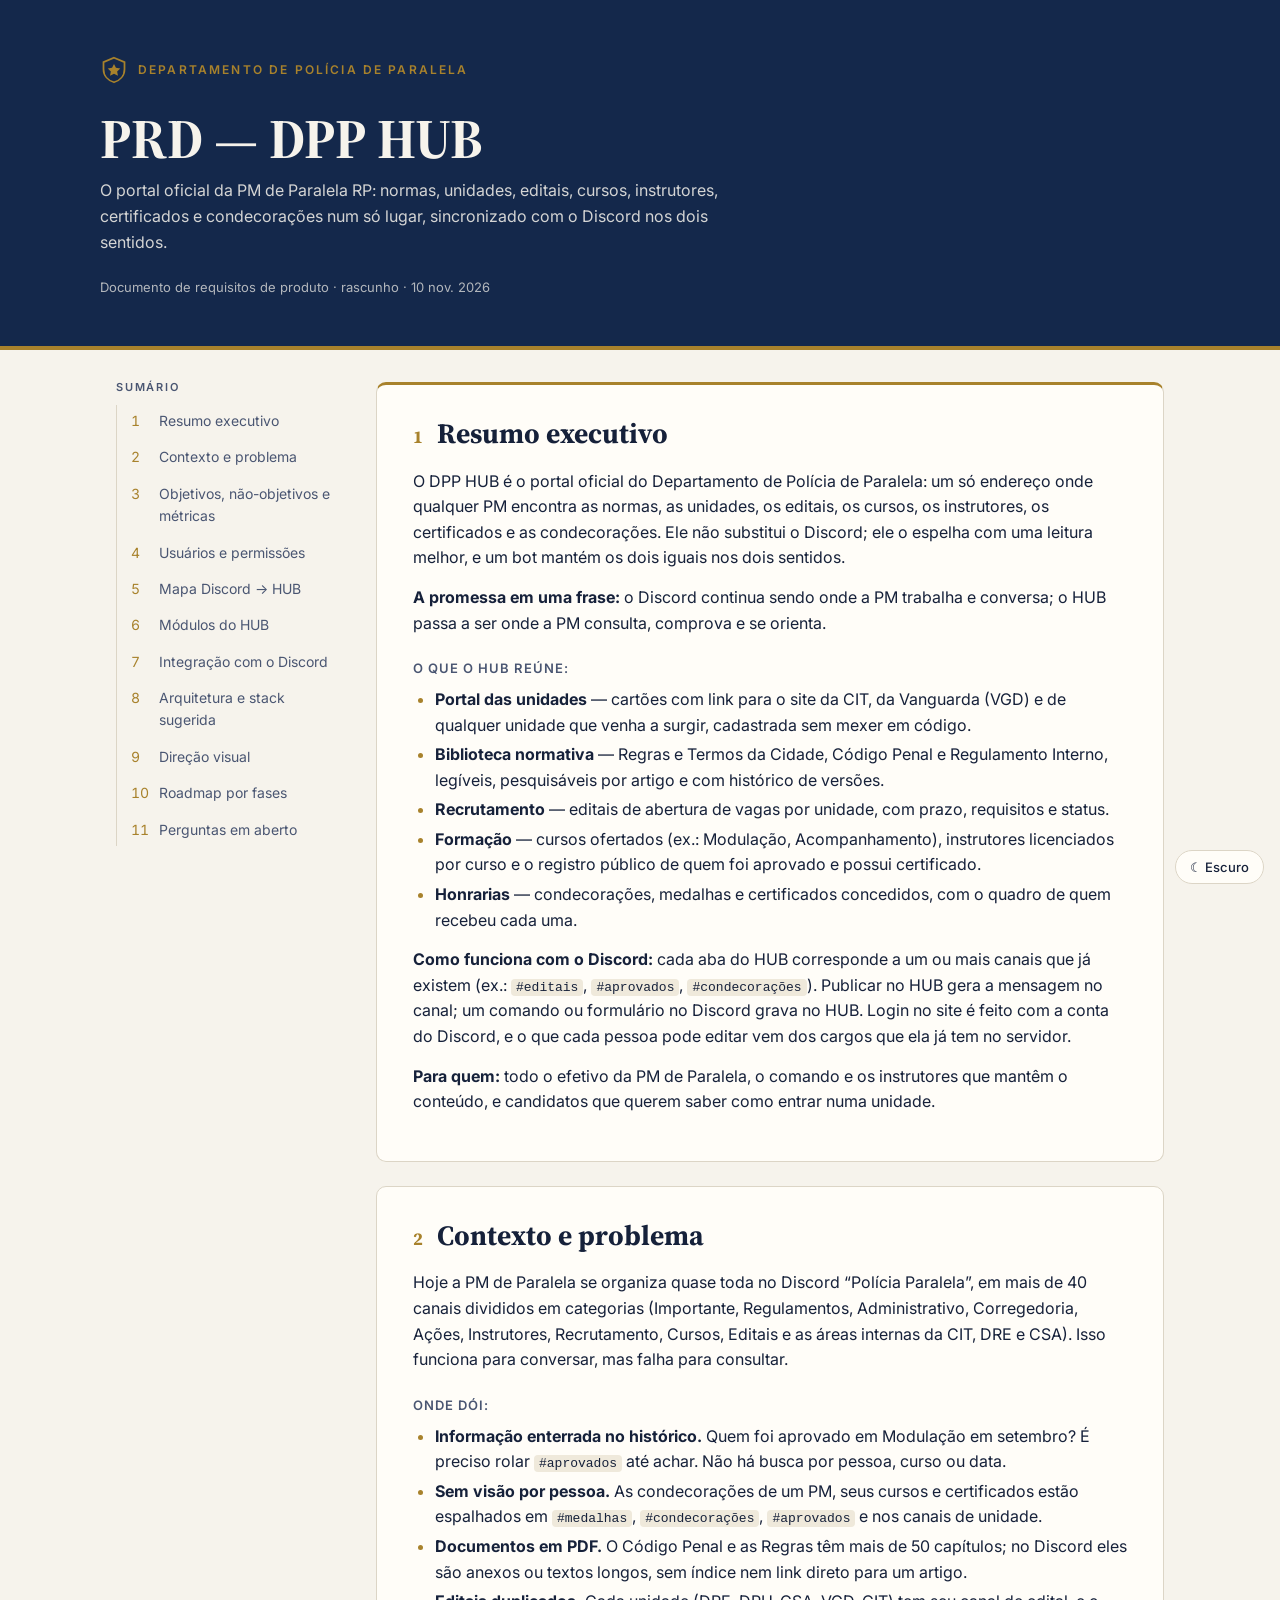
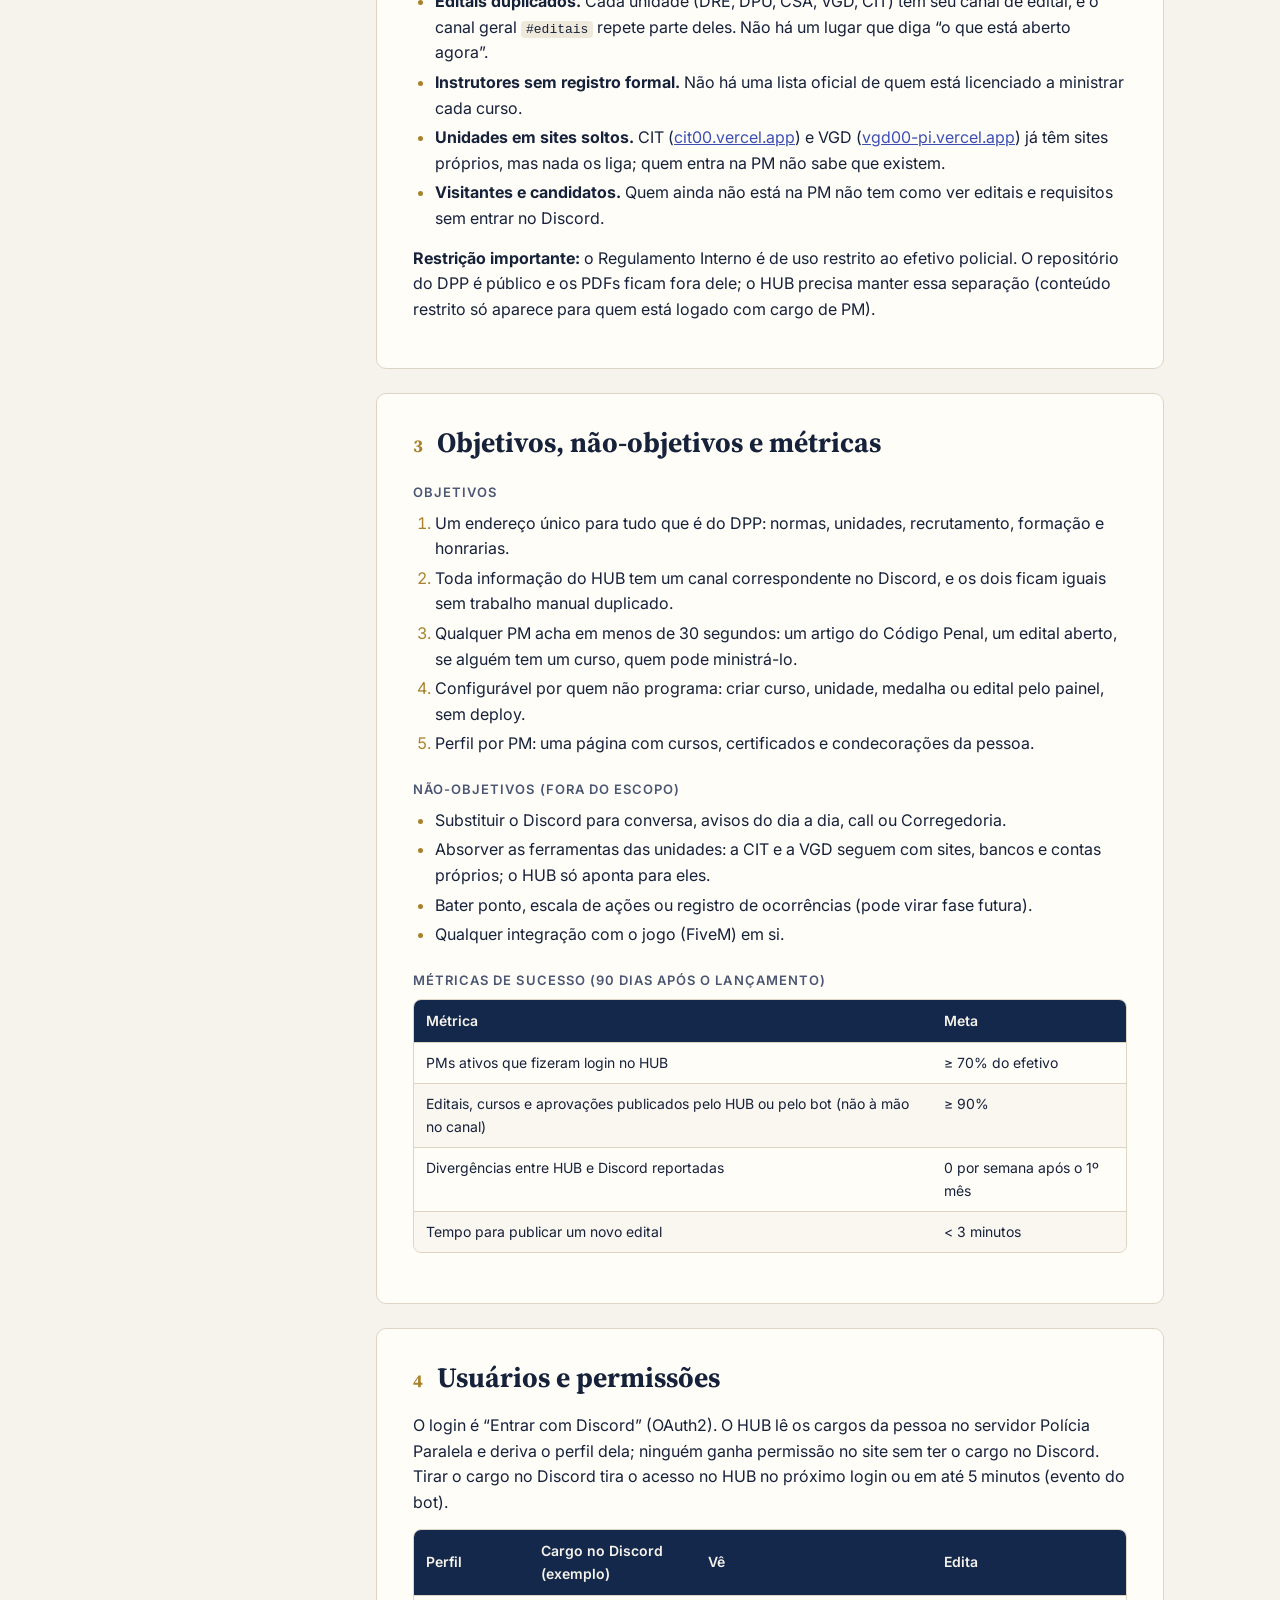
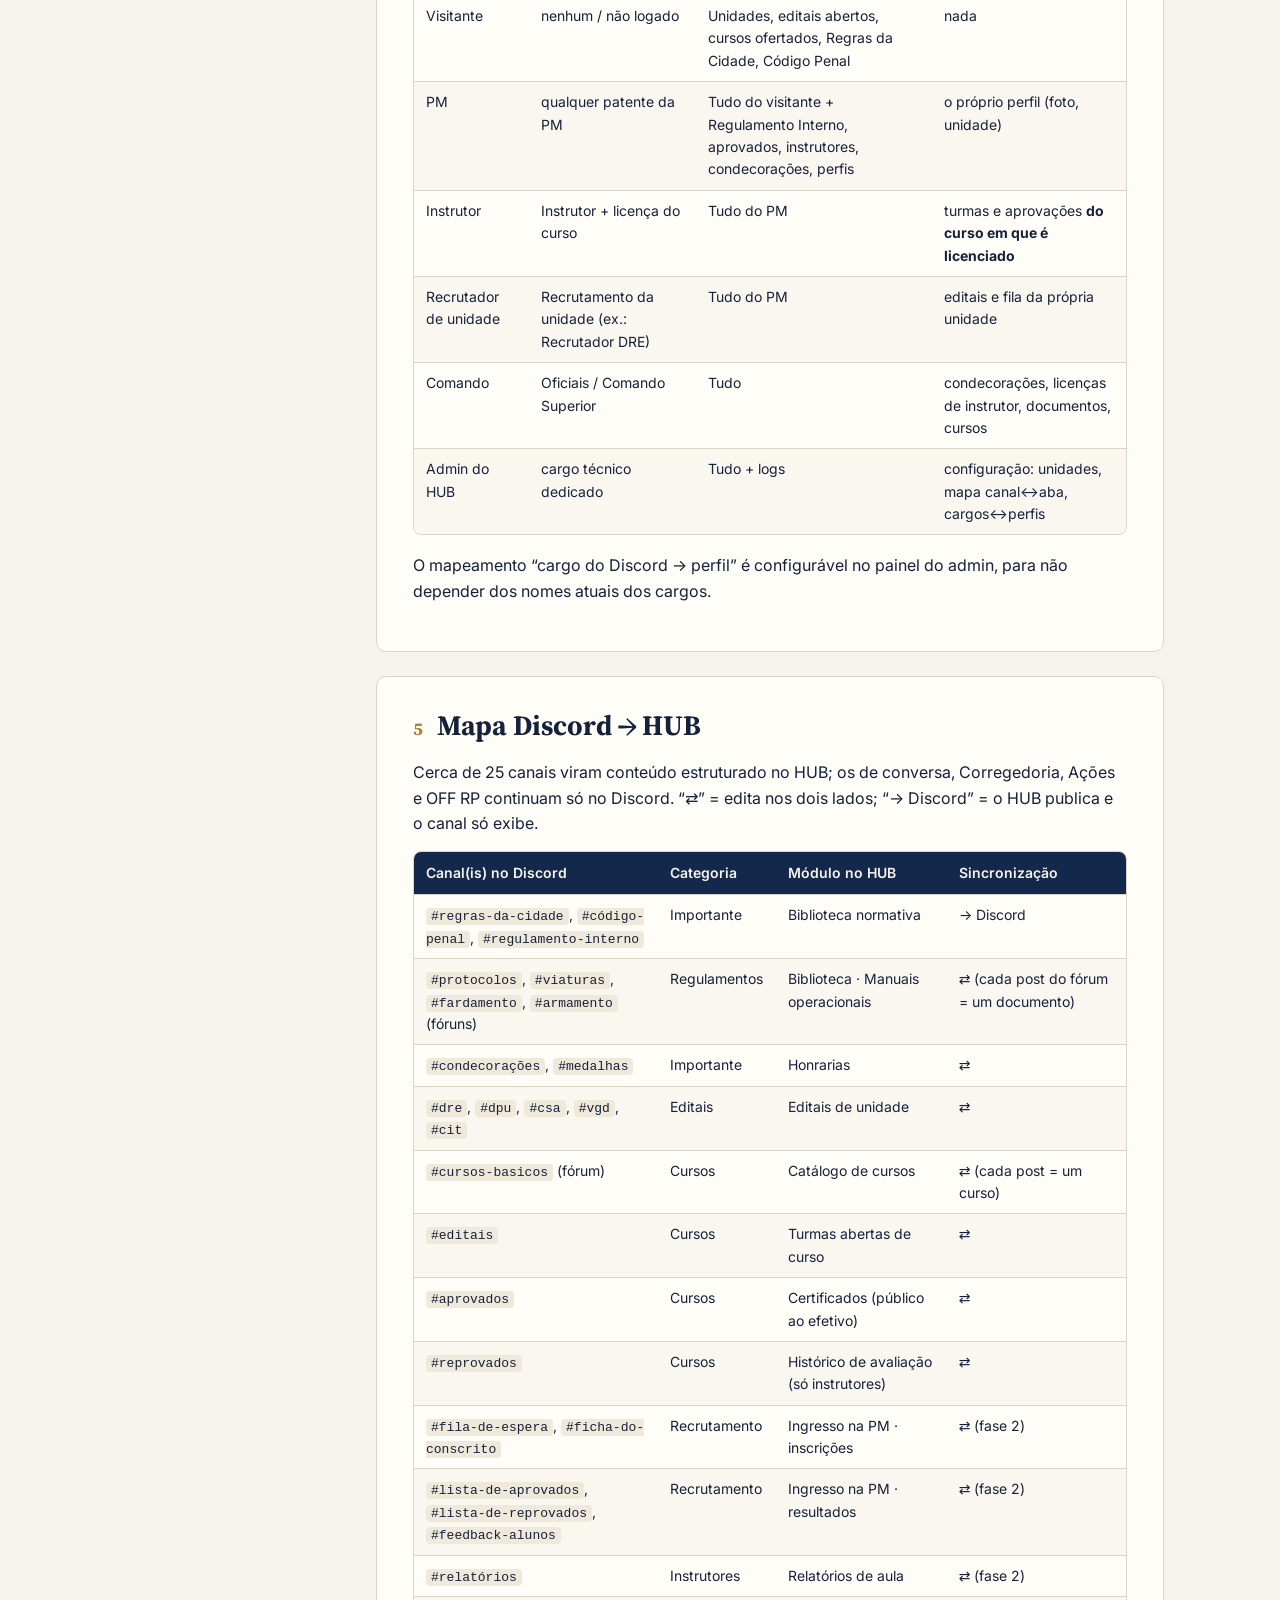
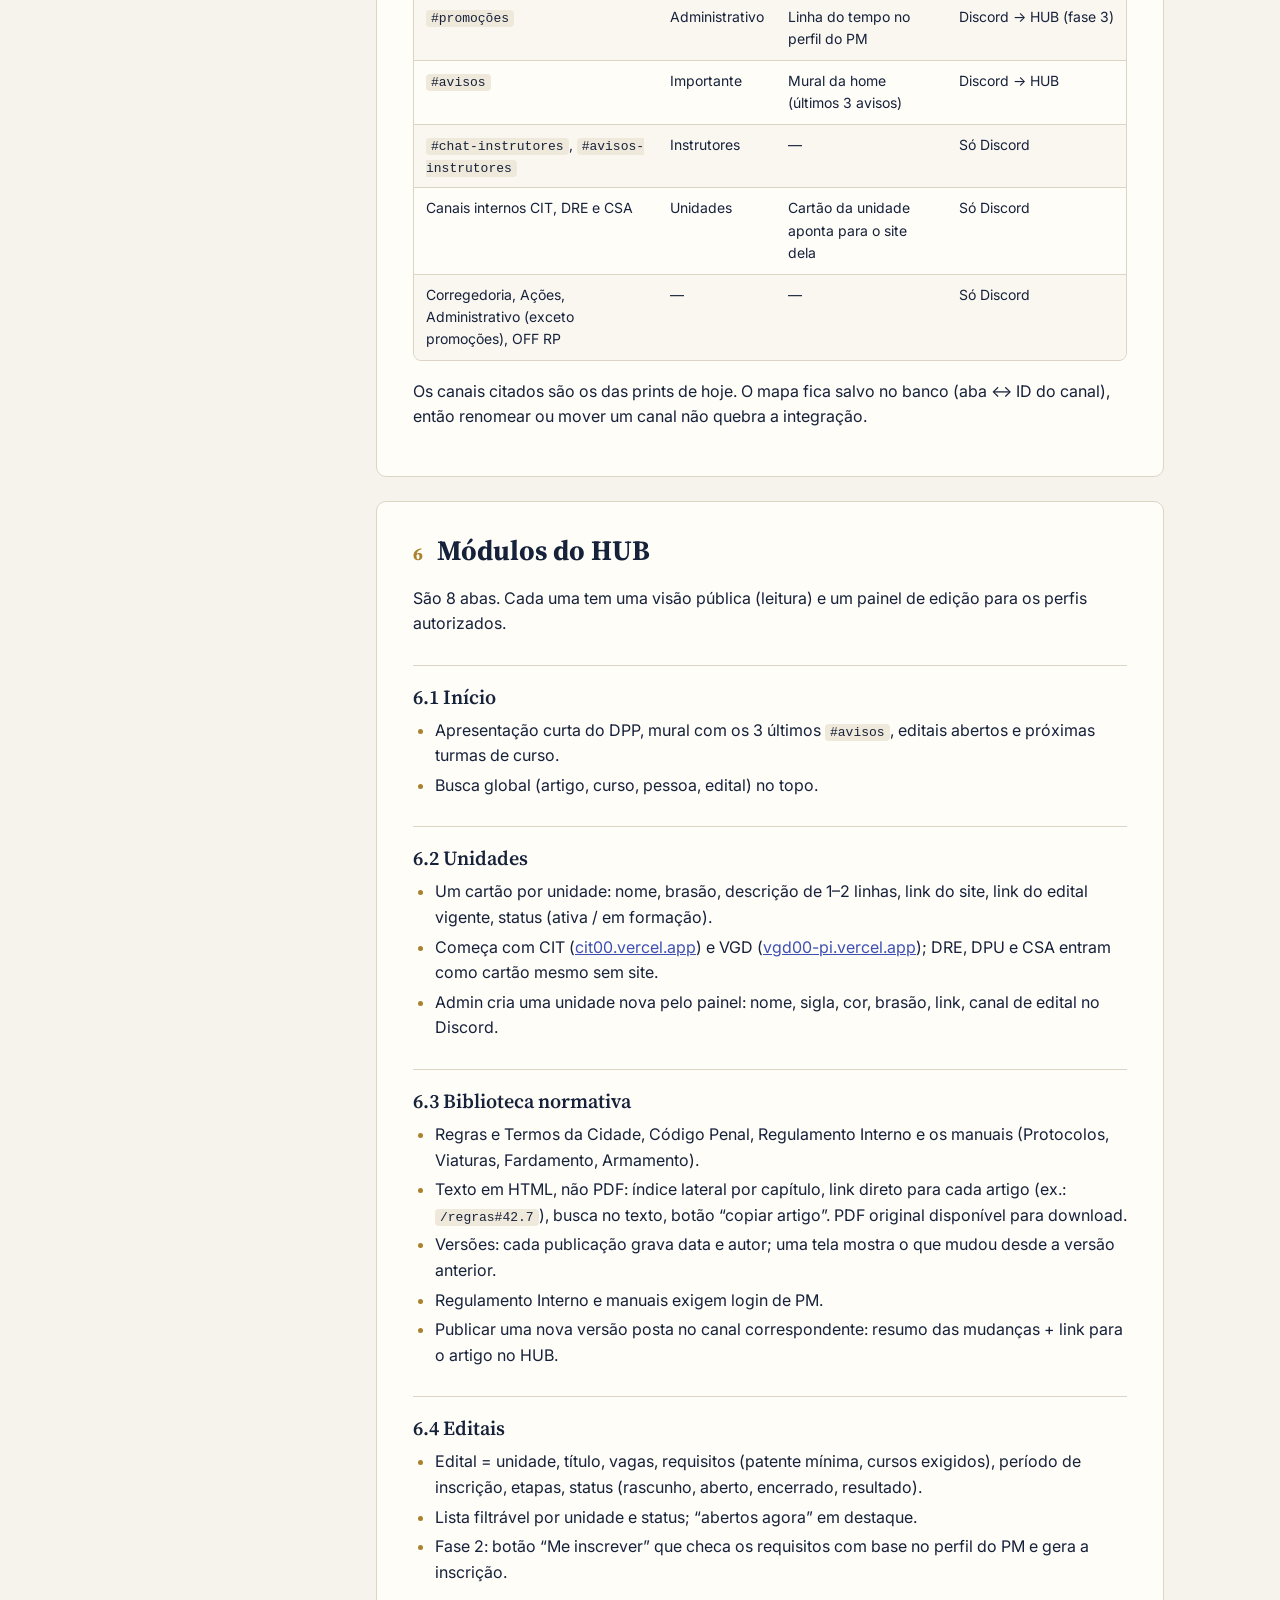
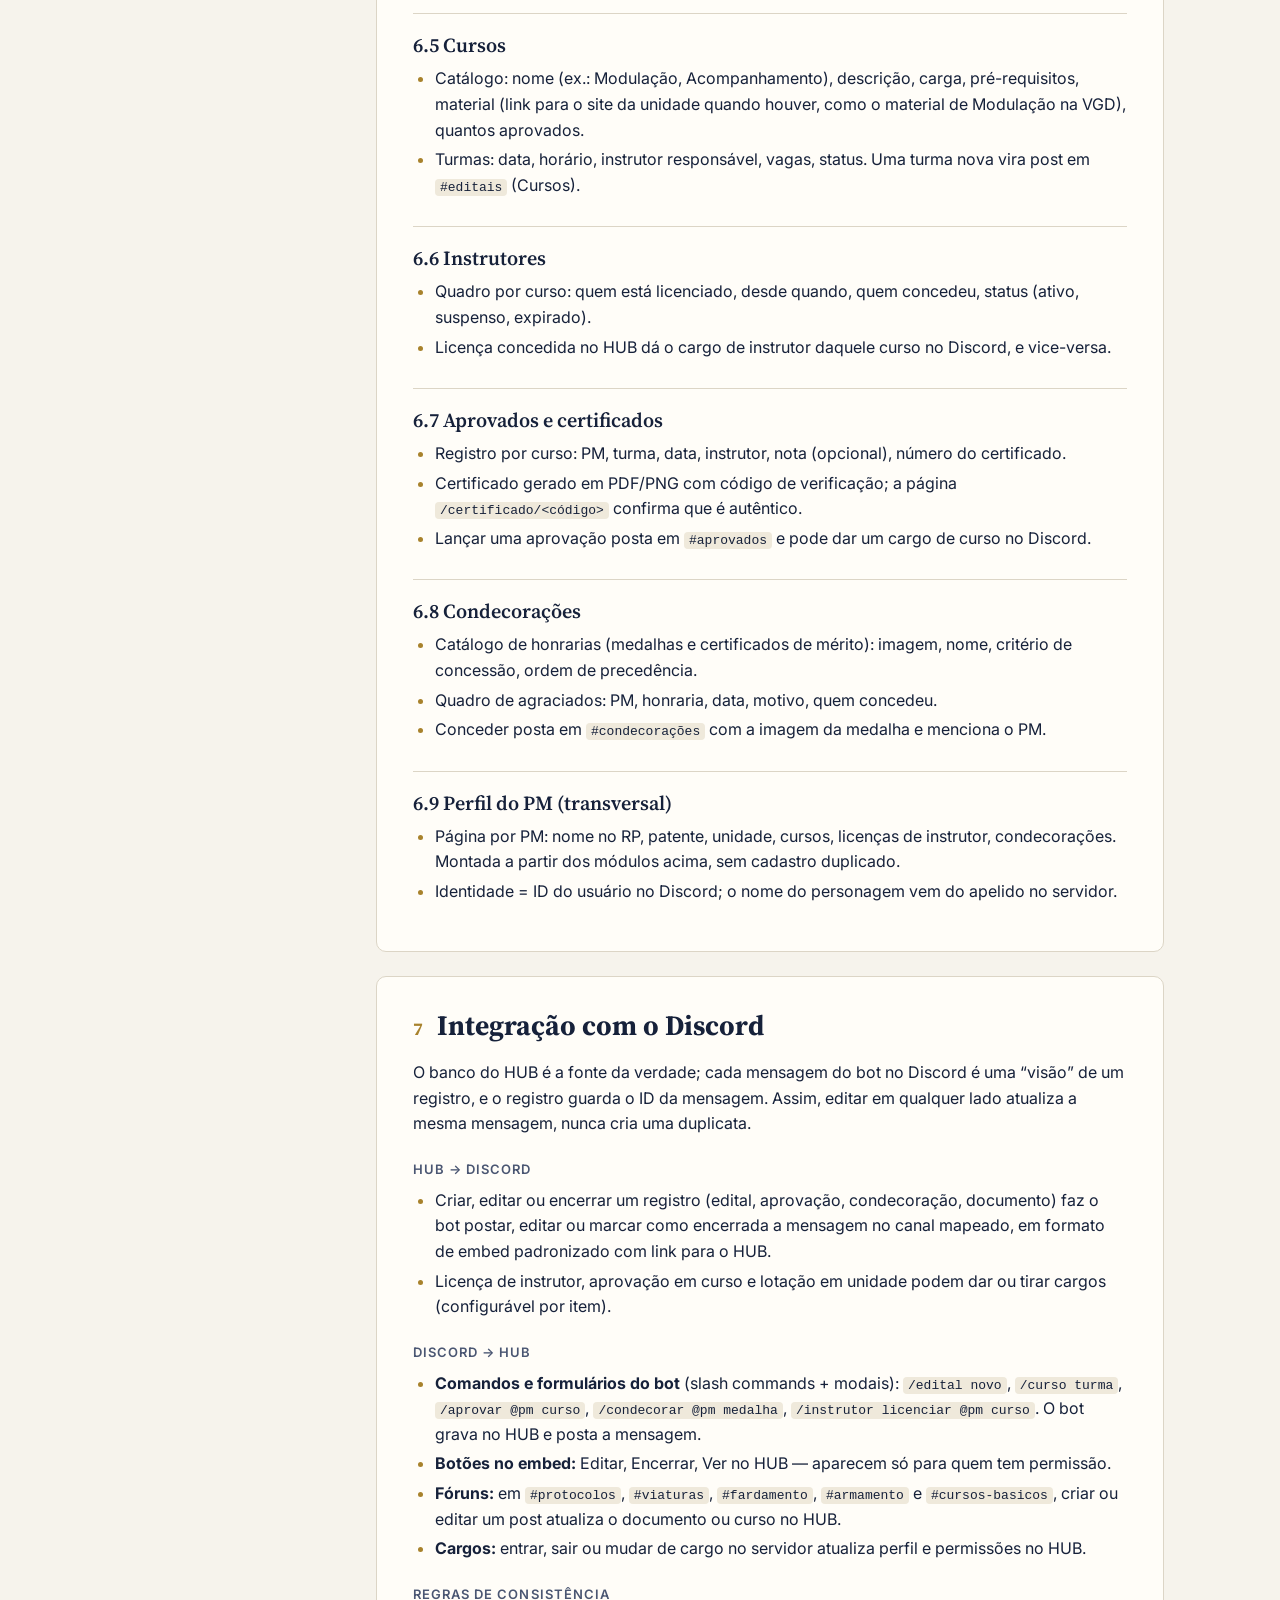
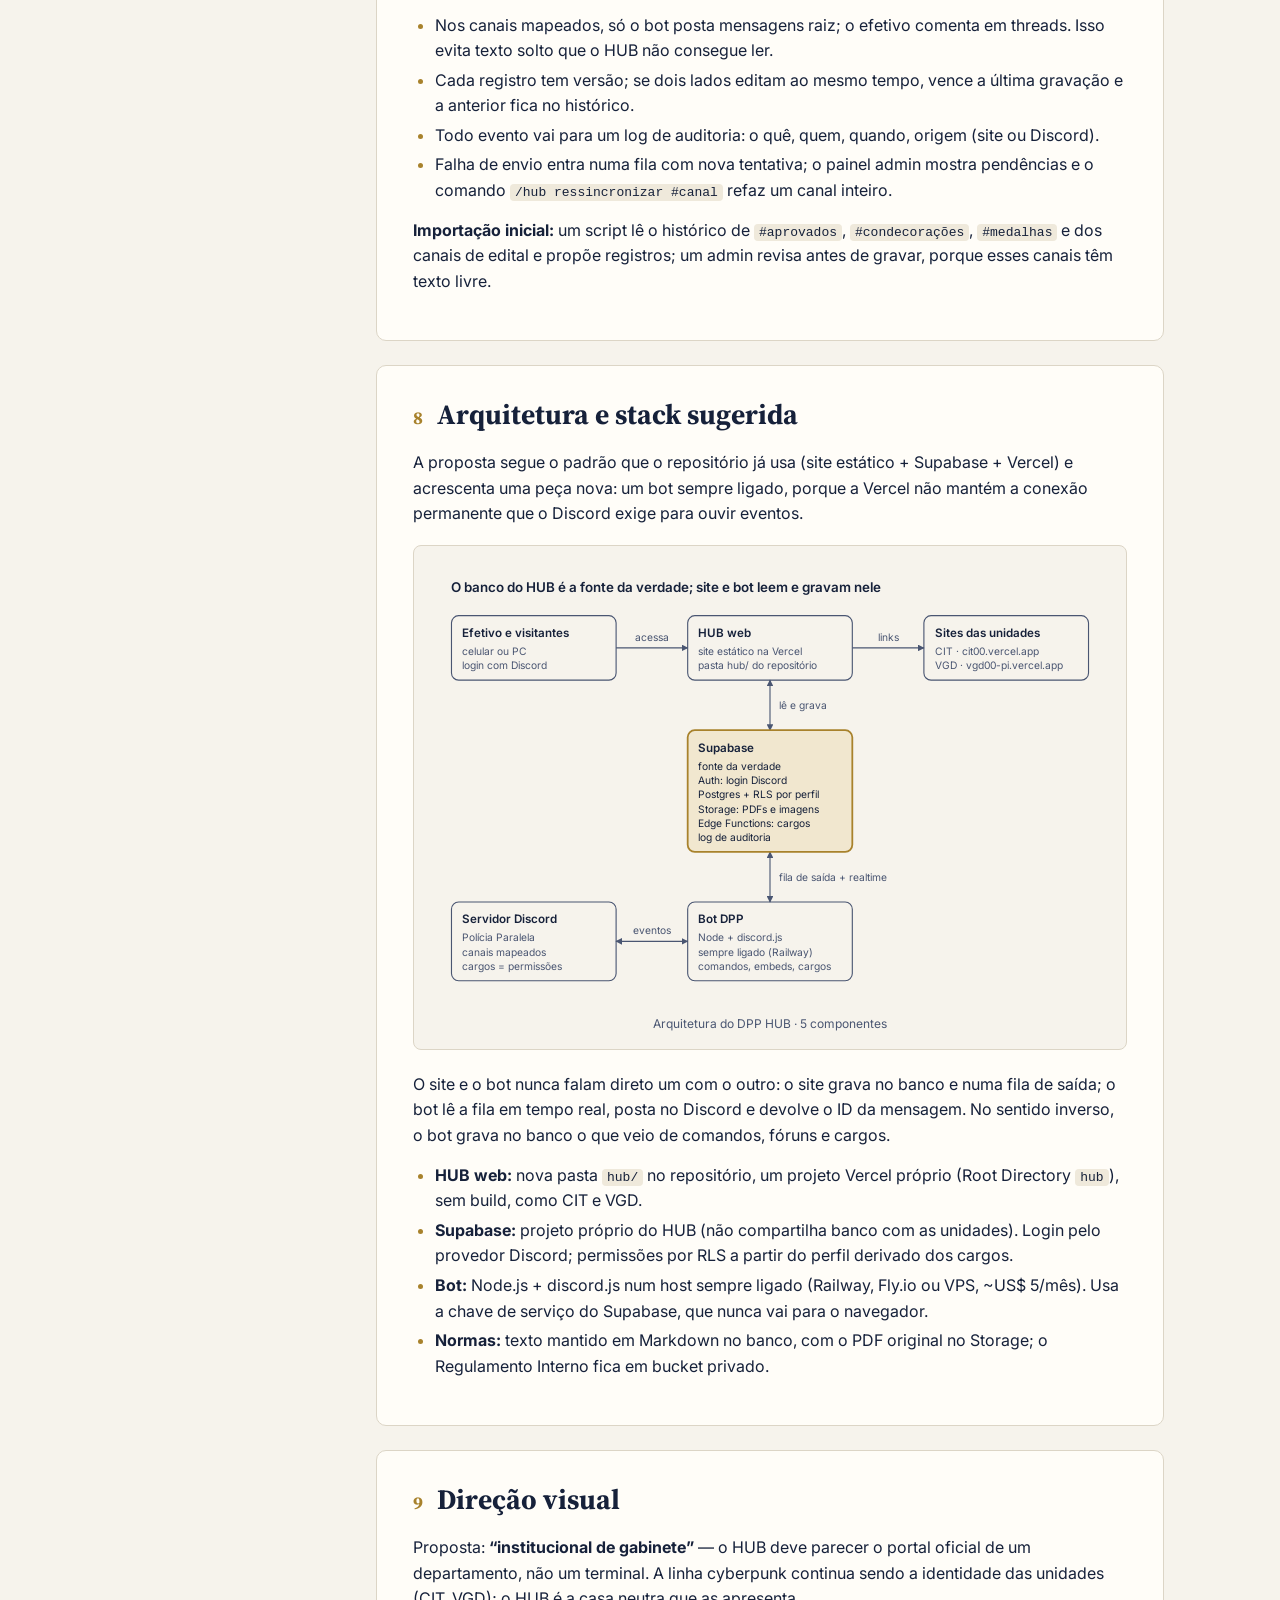
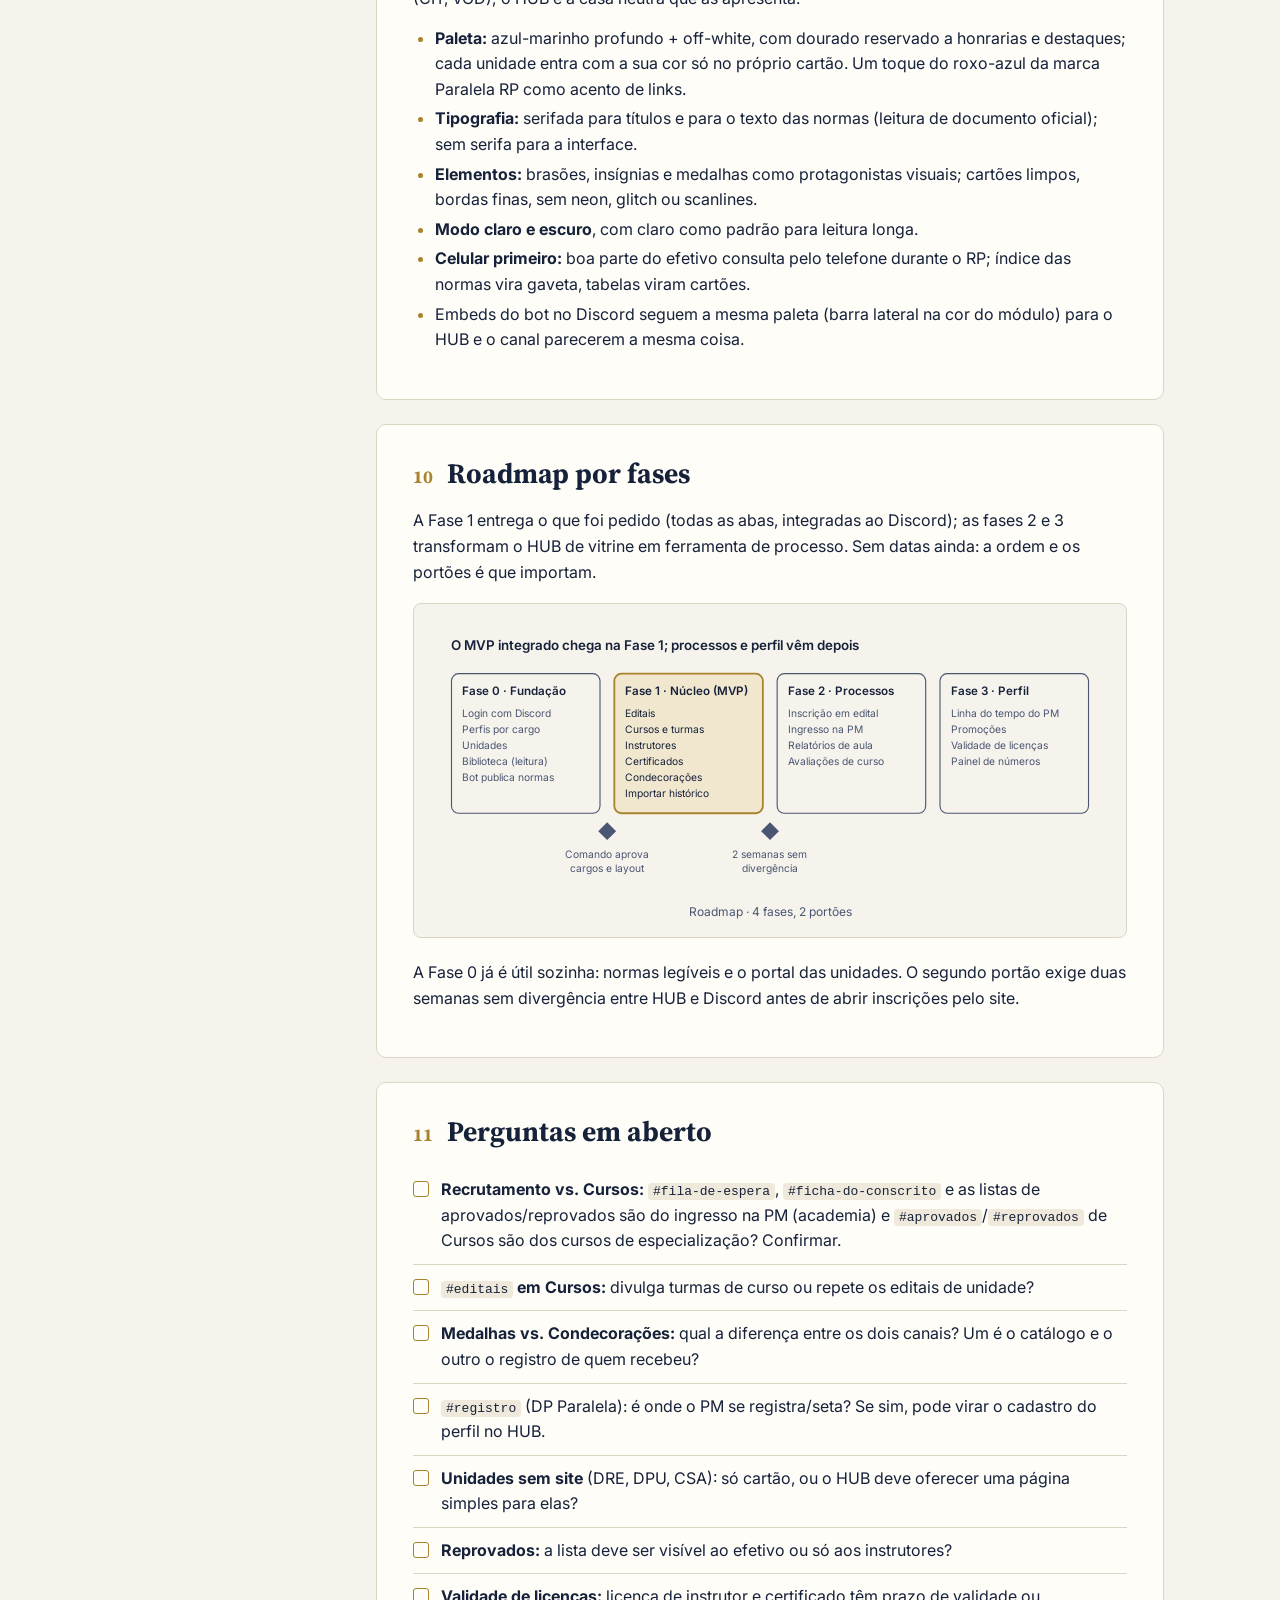
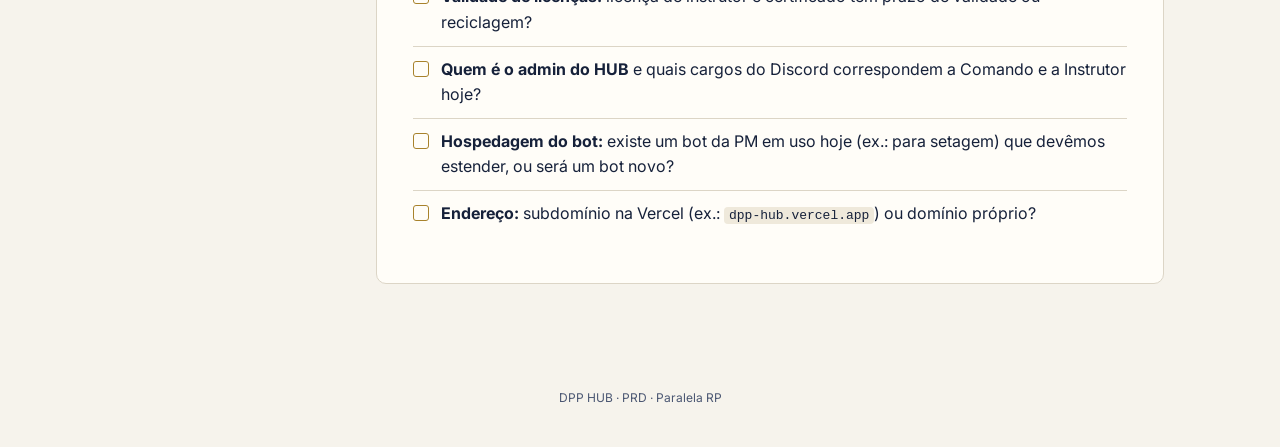
<file: docs/PRD-DPP-HUB.html>
<!doctype html>
<html lang="pt-BR">
<head>
<meta charset="utf-8">
<meta name="viewport" content="width=device-width, initial-scale=1">
<title>PRD — DPP HUB</title>
<link rel="preconnect" href="https://fonts.googleapis.com">
<link rel="preconnect" href="https://fonts.gstatic.com" crossorigin>
<link href="https://fonts.googleapis.com/css2?family=Source+Serif+4:opsz,wght@8..60,400;8..60,600;8..60,700&family=Inter:wght@400;500;600&display=swap" rel="stylesheet">
<style>
:root{
  --bg:#f6f3ec; --paper:#fffdf8; --ink:#16213a; --ink2:#4a5672; --rule:#dcd5c6;
  --navy:#14284b; --navy-ink:#f6f3ec; --gold:#a8822c; --gold-soft:#f1e7cf; --link:#3d4fb3;
  --code:#efe9db;
}
@media (prefers-color-scheme: dark){
  :root:not([data-theme="light"]){
    --bg:#0e1527; --paper:#141d33; --ink:#e9e5da; --ink2:#a4adc2; --rule:#2a3552;
    --navy:#0a1222; --navy-ink:#e9e5da; --gold:#d4ad55; --gold-soft:#2b2a22; --link:#9aa8ff; --code:#1d2742;
  }
}
:root[data-theme="dark"]{
  --bg:#0e1527; --paper:#141d33; --ink:#e9e5da; --ink2:#a4adc2; --rule:#2a3552;
  --navy:#0a1222; --navy-ink:#e9e5da; --gold:#d4ad55; --gold-soft:#2b2a22; --link:#9aa8ff; --code:#1d2742;
}
*{box-sizing:border-box}
html{scroll-behavior:smooth;scroll-padding-top:16px}
body{margin:0;background:var(--bg);color:var(--ink);font:16px/1.6 Inter,system-ui,sans-serif;-webkit-text-size-adjust:100%}
a{color:var(--link)}
header.cover{background:var(--navy);color:var(--navy-ink);padding:56px 16px 48px;border-bottom:4px solid var(--gold)}
.cover .in{max-width:1080px;margin:0 auto}
.crest{display:inline-flex;align-items:center;gap:10px;font:600 12px/1 Inter,sans-serif;letter-spacing:.18em;text-transform:uppercase;color:var(--gold)}
.crest svg{width:28px;height:28px}
.cover h1{font:700 clamp(34px,6vw,56px)/1.05 "Source Serif 4",Georgia,serif;margin:18px 0 10px}
.cover p{margin:0;max-width:640px;opacity:.85}
.meta{margin-top:22px;font-size:13px;opacity:.7}
.wrap{max-width:1080px;margin:0 auto;padding:32px 16px 80px;display:grid;grid-template-columns:220px minmax(0,1fr);gap:40px}
nav.toc{position:sticky;top:16px;align-self:start;font-size:14px}
.toc h4{font:600 11px/1 Inter,sans-serif;letter-spacing:.16em;text-transform:uppercase;color:var(--ink2);margin:0 0 12px}
.toc ol{list-style:none;margin:0;padding:0;border-left:1px solid var(--rule)}
.toc a{display:flex;gap:10px;padding:5px 0 5px 14px;color:var(--ink2);text-decoration:none}
.toc a:hover{color:var(--ink)}
.toc .n{color:var(--gold);font-variant-numeric:tabular-nums;min-width:18px}
main{min-width:0}
section{background:var(--paper);border:1px solid var(--rule);border-radius:10px;padding:32px 36px;margin-bottom:24px}
section#s1{border-top:3px solid var(--gold)}
h2{font:700 28px/1.2 "Source Serif 4",Georgia,serif;margin:0 0 18px;display:flex;gap:14px;align-items:baseline}
h2 .n{font-size:18px;color:var(--gold)}
h3{font:600 20px/1.3 "Source Serif 4",Georgia,serif;margin:28px 0 8px;padding-top:18px;border-top:1px solid var(--rule)}
p{margin:0 0 14px}
p.lbl{margin:22px 0 8px;font-size:13px;letter-spacing:.08em;text-transform:uppercase}
p.lbl strong{font-weight:600;color:var(--ink2)}
ul,ol{margin:0 0 14px;padding-left:22px}
li{margin:4px 0}
li::marker{color:var(--gold)}
code{font:13px/1.4 ui-monospace,Consolas,monospace;background:var(--code);padding:1px 5px;border-radius:4px;word-break:break-word}
.tbl{overflow-x:auto;margin:6px 0 18px;border:1px solid var(--rule);border-radius:8px}
table{border-collapse:collapse;width:100%;font-size:14px}
th{background:var(--navy);color:var(--navy-ink);text-align:left;font-weight:600;padding:10px 12px}
td{padding:9px 12px;border-top:1px solid var(--rule);vertical-align:top}
tbody tr:nth-child(even) td{background:color-mix(in srgb,var(--bg) 55%,transparent)}
ul.check{list-style:none;padding:0}
ul.check li{display:flex;gap:12px;padding:10px 0;border-bottom:1px solid var(--rule);margin:0}
ul.check li:last-child{border-bottom:0}
ul.check .bx{flex:none;width:16px;height:16px;margin-top:4px;border:1.5px solid var(--gold);border-radius:3px}
.fig{margin:18px 0 22px;padding:16px;border:1px solid var(--rule);border-radius:8px;background:var(--bg)}
.fig svg{display:block;width:100%;height:auto;font:11.5px Inter,sans-serif}
.fig figcaption{margin-top:8px;font-size:12px;color:var(--ink2);text-align:center}
.fig .ttl{font-size:15px;font-weight:600;fill:var(--ink)}
.fig .nm{font-size:13px;font-weight:600;fill:var(--ink)}
.fig .q{fill:var(--ink2)}
.fig .i{fill:var(--ink)}
.fig .bx{fill:none;stroke:var(--ink2);stroke-width:1.25}
.fig .bx-main{fill:var(--gold-soft);stroke:var(--gold);stroke-width:2}
.fig .ln path{fill:none;stroke:var(--ink2);stroke-width:1.25}
.fig .ah,.fig .gate{fill:var(--ink2)}
.theme{position:fixed;right:16px;bottom:16px;border:1px solid var(--rule);background:var(--paper);color:var(--ink);border-radius:999px;padding:8px 14px;font:500 13px Inter,sans-serif;cursor:pointer}
footer{text-align:center;color:var(--ink2);font-size:12px;padding-bottom:40px}
@media (max-width:860px){
  .wrap{grid-template-columns:minmax(0,1fr);gap:20px;padding-top:20px}
  nav.toc{position:static;background:var(--paper);border:1px solid var(--rule);border-radius:10px;padding:16px}
  section{padding:22px 18px}
  h2{font-size:23px}
  .fig{padding:8px;overflow-x:auto}
  .fig svg{min-width:560px}
  /* tables become cards */
  .tbl{border:0;overflow:visible}
  table,thead,tbody,tr,td{display:block}
  thead{display:none}
  tr{border:1px solid var(--rule);border-radius:8px;margin-bottom:10px;overflow:hidden}
  td{border-top:1px solid var(--rule);padding:8px 12px}
  td:first-child{border-top:0;background:var(--gold-soft)!important;font-weight:600}
  td::before{content:attr(data-h);display:block;font-size:11px;letter-spacing:.08em;text-transform:uppercase;color:var(--ink2);font-weight:500}
  tbody tr:nth-child(even) td{background:none}
}
@media print{
  .theme,nav.toc{display:none}
  .wrap{display:block}
  section{break-inside:avoid-page;border:0;padding:0 0 18px}
  header.cover{-webkit-print-color-adjust:exact;print-color-adjust:exact}
}
</style>
</head>
<body>
<header class="cover"><div class="in">
  <div class="crest"><svg viewBox="0 0 32 32" aria-hidden="true"><path d="M16 2l12 5v8c0 7.5-5.2 13-12 15C9.2 28 4 22.5 4 15V7z" fill="none" stroke="currentColor" stroke-width="2"/><path d="M16 9l2.2 4.5 5 .7-3.6 3.5.9 5L16 20.4l-4.5 2.3.9-5-3.6-3.5 5-.7z" fill="currentColor"/></svg>Departamento de Polícia de Paralela</div>
  <h1>PRD — DPP HUB</h1>
  <p>O portal oficial da PM de Paralela RP: normas, unidades, editais, cursos, instrutores, certificados e condecorações num só lugar, sincronizado com o Discord nos dois sentidos.</p>
  <div class="meta">Documento de requisitos de produto · rascunho · 10 nov. 2026</div>
</div></header>
<div class="wrap">
  <nav class="toc" aria-label="Sumário"><h4>Sumário</h4><ol>
<li><a href="#s1"><span class="n">1</span>Resumo executivo</a></li>
<li><a href="#s2"><span class="n">2</span>Contexto e problema</a></li>
<li><a href="#s3"><span class="n">3</span>Objetivos, não-objetivos e métricas</a></li>
<li><a href="#s4"><span class="n">4</span>Usuários e permissões</a></li>
<li><a href="#s5"><span class="n">5</span>Mapa Discord → HUB</a></li>
<li><a href="#s6"><span class="n">6</span>Módulos do HUB</a></li>
<li><a href="#s7"><span class="n">7</span>Integração com o Discord</a></li>
<li><a href="#s8"><span class="n">8</span>Arquitetura e stack sugerida</a></li>
<li><a href="#s9"><span class="n">9</span>Direção visual</a></li>
<li><a href="#s10"><span class="n">10</span>Roadmap por fases</a></li>
<li><a href="#s11"><span class="n">11</span>Perguntas em aberto</a></li>
  </ol></nav>
  <main>
<section id="s1"><h2><span class="n">1</span>Resumo executivo</h2>
<p>O DPP HUB é o portal oficial do Departamento de Polícia de Paralela: um só endereço onde qualquer PM encontra as normas, as unidades, os editais, os cursos, os instrutores, os certificados e as condecorações. Ele não substitui o Discord; ele o espelha com uma leitura melhor, e um bot mantém os dois iguais nos dois sentidos.</p>
<p><strong>A promessa em uma frase:</strong> o Discord continua sendo onde a PM trabalha e conversa; o HUB passa a ser onde a PM consulta, comprova e se orienta.</p>
<p class="lbl"><strong>O que o HUB reúne:</strong></p>
<ul><li><strong>Portal das unidades</strong> — cartões com link para o site da CIT, da Vanguarda (VGD) e de qualquer unidade que venha a surgir, cadastrada sem mexer em código.</li><li><strong>Biblioteca normativa</strong> — Regras e Termos da Cidade, Código Penal e Regulamento Interno, legíveis, pesquisáveis por artigo e com histórico de versões.</li><li><strong>Recrutamento</strong> — editais de abertura de vagas por unidade, com prazo, requisitos e status.</li><li><strong>Formação</strong> — cursos ofertados (ex.: Modulação, Acompanhamento), instrutores licenciados por curso e o registro público de quem foi aprovado e possui certificado.</li><li><strong>Honrarias</strong> — condecorações, medalhas e certificados concedidos, com o quadro de quem recebeu cada uma.</li></ul>
<p><strong>Como funciona com o Discord:</strong> cada aba do HUB corresponde a um ou mais canais que já existem (ex.: <code>#editais</code>, <code>#aprovados</code>, <code>#condecorações</code>). Publicar no HUB gera a mensagem no canal; um comando ou formulário no Discord grava no HUB. Login no site é feito com a conta do Discord, e o que cada pessoa pode editar vem dos cargos que ela já tem no servidor.</p>
<p><strong>Para quem:</strong> todo o efetivo da PM de Paralela, o comando e os instrutores que mantêm o conteúdo, e candidatos que querem saber como entrar numa unidade.</p>
</section>
<section id="s2"><h2><span class="n">2</span>Contexto e problema</h2>
<p>Hoje a PM de Paralela se organiza quase toda no Discord “Polícia Paralela”, em mais de 40 canais divididos em categorias (Importante, Regulamentos, Administrativo, Corregedoria, Ações, Instrutores, Recrutamento, Cursos, Editais e as áreas internas da CIT, DRE e CSA). Isso funciona para conversar, mas falha para consultar.</p>
<p class="lbl"><strong>Onde dói:</strong></p>
<ul><li><strong>Informação enterrada no histórico.</strong> Quem foi aprovado em Modulação em setembro? É preciso rolar <code>#aprovados</code> até achar. Não há busca por pessoa, curso ou data.</li><li><strong>Sem visão por pessoa.</strong> As condecorações de um PM, seus cursos e certificados estão espalhados em <code>#medalhas</code>, <code>#condecorações</code>, <code>#aprovados</code> e nos canais de unidade.</li><li><strong>Documentos em PDF.</strong> O Código Penal e as Regras têm mais de 50 capítulos; no Discord eles são anexos ou textos longos, sem índice nem link direto para um artigo.</li><li><strong>Editais duplicados.</strong> Cada unidade (DRE, DPU, CSA, VGD, CIT) tem seu canal de edital, e o canal geral <code>#editais</code> repete parte deles. Não há um lugar que diga “o que está aberto agora”.</li><li><strong>Instrutores sem registro formal.</strong> Não há uma lista oficial de quem está licenciado a ministrar cada curso.</li><li><strong>Unidades em sites soltos.</strong> CIT (<a href="https://cit00.vercel.app">cit00.vercel.app</a>) e VGD (<a href="https://vgd00-pi.vercel.app">vgd00-pi.vercel.app</a>) já têm sites próprios, mas nada os liga; quem entra na PM não sabe que existem.</li><li><strong>Visitantes e candidatos.</strong> Quem ainda não está na PM não tem como ver editais e requisitos sem entrar no Discord.</li></ul>
<p><strong>Restrição importante:</strong> o Regulamento Interno é de uso restrito ao efetivo policial. O repositório do DPP é público e os PDFs ficam fora dele; o HUB precisa manter essa separação (conteúdo restrito só aparece para quem está logado com cargo de PM).</p>
</section>
<section id="s3"><h2><span class="n">3</span>Objetivos, não-objetivos e métricas</h2>
<p class="lbl"><strong>Objetivos</strong></p>
<ol><li>Um endereço único para tudo que é do DPP: normas, unidades, recrutamento, formação e honrarias.</li><li>Toda informação do HUB tem um canal correspondente no Discord, e os dois ficam iguais sem trabalho manual duplicado.</li><li>Qualquer PM acha em menos de 30 segundos: um artigo do Código Penal, um edital aberto, se alguém tem um curso, quem pode ministrá-lo.</li><li>Configurável por quem não programa: criar curso, unidade, medalha ou edital pelo painel, sem deploy.</li><li>Perfil por PM: uma página com cursos, certificados e condecorações da pessoa.</li></ol>
<p class="lbl"><strong>Não-objetivos (fora do escopo)</strong></p>
<ul><li>Substituir o Discord para conversa, avisos do dia a dia, call ou Corregedoria.</li><li>Absorver as ferramentas das unidades: a CIT e a VGD seguem com sites, bancos e contas próprios; o HUB só aponta para eles.</li><li>Bater ponto, escala de ações ou registro de ocorrências (pode virar fase futura).</li><li>Qualquer integração com o jogo (FiveM) em si.</li></ul>
<p class="lbl"><strong>Métricas de sucesso (90 dias após o lançamento)</strong></p>
<div class="tbl"><table><thead><tr><th>Métrica</th><th>Meta</th></tr></thead><tbody><tr><td data-h="Métrica">PMs ativos que fizeram login no HUB</td><td data-h="Meta">≥ 70% do efetivo</td></tr><tr><td data-h="Métrica">Editais, cursos e aprovações publicados pelo HUB ou pelo bot (não à mão no canal)</td><td data-h="Meta">≥ 90%</td></tr><tr><td data-h="Métrica">Divergências entre HUB e Discord reportadas</td><td data-h="Meta">0 por semana após o 1º mês</td></tr><tr><td data-h="Métrica">Tempo para publicar um novo edital</td><td data-h="Meta">&lt; 3 minutos</td></tr></tbody></table></div>
</section>
<section id="s4"><h2><span class="n">4</span>Usuários e permissões</h2>
<p>O login é “Entrar com Discord” (OAuth2). O HUB lê os cargos da pessoa no servidor Polícia Paralela e deriva o perfil dela; ninguém ganha permissão no site sem ter o cargo no Discord. Tirar o cargo no Discord tira o acesso no HUB no próximo login ou em até 5 minutos (evento do bot).</p>
<div class="tbl"><table><thead><tr><th>Perfil</th><th>Cargo no Discord (exemplo)</th><th>Vê</th><th>Edita</th></tr></thead><tbody><tr><td data-h="Perfil">Visitante</td><td data-h="Cargo no Discord (exemplo)">nenhum / não logado</td><td data-h="Vê">Unidades, editais abertos, cursos ofertados, Regras da Cidade, Código Penal</td><td data-h="Edita">nada</td></tr><tr><td data-h="Perfil">PM</td><td data-h="Cargo no Discord (exemplo)">qualquer patente da PM</td><td data-h="Vê">Tudo do visitante + Regulamento Interno, aprovados, instrutores, condecorações, perfis</td><td data-h="Edita">o próprio perfil (foto, unidade)</td></tr><tr><td data-h="Perfil">Instrutor</td><td data-h="Cargo no Discord (exemplo)">Instrutor + licença do curso</td><td data-h="Vê">Tudo do PM</td><td data-h="Edita">turmas e aprovações <strong>do curso em que é licenciado</strong></td></tr><tr><td data-h="Perfil">Recrutador de unidade</td><td data-h="Cargo no Discord (exemplo)">Recrutamento da unidade (ex.: Recrutador DRE)</td><td data-h="Vê">Tudo do PM</td><td data-h="Edita">editais e fila da própria unidade</td></tr><tr><td data-h="Perfil">Comando</td><td data-h="Cargo no Discord (exemplo)">Oficiais / Comando Superior</td><td data-h="Vê">Tudo</td><td data-h="Edita">condecorações, licenças de instrutor, documentos, cursos</td></tr><tr><td data-h="Perfil">Admin do HUB</td><td data-h="Cargo no Discord (exemplo)">cargo técnico dedicado</td><td data-h="Vê">Tudo + logs</td><td data-h="Edita">configuração: unidades, mapa canal↔aba, cargos↔perfis</td></tr></tbody></table></div>
<p>O mapeamento “cargo do Discord → perfil” é configurável no painel do admin, para não depender dos nomes atuais dos cargos.</p>
</section>
<section id="s5"><h2><span class="n">5</span>Mapa Discord → HUB</h2>
<p>Cerca de 25 canais viram conteúdo estruturado no HUB; os de conversa, Corregedoria, Ações e OFF RP continuam só no Discord. “⇄” = edita nos dois lados; “→ Discord” = o HUB publica e o canal só exibe.</p>
<div class="tbl"><table><thead><tr><th>Canal(is) no Discord</th><th>Categoria</th><th>Módulo no HUB</th><th>Sincronização</th></tr></thead><tbody><tr><td data-h="Canal(is) no Discord"><code>#regras-da-cidade</code>, <code>#código-penal</code>, <code>#regulamento-interno</code></td><td data-h="Categoria">Importante</td><td data-h="Módulo no HUB">Biblioteca normativa</td><td data-h="Sincronização">→ Discord</td></tr><tr><td data-h="Canal(is) no Discord"><code>#protocolos</code>, <code>#viaturas</code>, <code>#fardamento</code>, <code>#armamento</code> (fóruns)</td><td data-h="Categoria">Regulamentos</td><td data-h="Módulo no HUB">Biblioteca · Manuais operacionais</td><td data-h="Sincronização">⇄ (cada post do fórum = um documento)</td></tr><tr><td data-h="Canal(is) no Discord"><code>#condecorações</code>, <code>#medalhas</code></td><td data-h="Categoria">Importante</td><td data-h="Módulo no HUB">Honrarias</td><td data-h="Sincronização">⇄</td></tr><tr><td data-h="Canal(is) no Discord"><code>#dre</code>, <code>#dpu</code>, <code>#csa</code>, <code>#vgd</code>, <code>#cit</code></td><td data-h="Categoria">Editais</td><td data-h="Módulo no HUB">Editais de unidade</td><td data-h="Sincronização">⇄</td></tr><tr><td data-h="Canal(is) no Discord"><code>#cursos-basicos</code> (fórum)</td><td data-h="Categoria">Cursos</td><td data-h="Módulo no HUB">Catálogo de cursos</td><td data-h="Sincronização">⇄ (cada post = um curso)</td></tr><tr><td data-h="Canal(is) no Discord"><code>#editais</code></td><td data-h="Categoria">Cursos</td><td data-h="Módulo no HUB">Turmas abertas de curso</td><td data-h="Sincronização">⇄</td></tr><tr><td data-h="Canal(is) no Discord"><code>#aprovados</code></td><td data-h="Categoria">Cursos</td><td data-h="Módulo no HUB">Certificados (público ao efetivo)</td><td data-h="Sincronização">⇄</td></tr><tr><td data-h="Canal(is) no Discord"><code>#reprovados</code></td><td data-h="Categoria">Cursos</td><td data-h="Módulo no HUB">Histórico de avaliação (só instrutores)</td><td data-h="Sincronização">⇄</td></tr><tr><td data-h="Canal(is) no Discord"><code>#fila-de-espera</code>, <code>#ficha-do-conscrito</code></td><td data-h="Categoria">Recrutamento</td><td data-h="Módulo no HUB">Ingresso na PM · inscrições</td><td data-h="Sincronização">⇄ (fase 2)</td></tr><tr><td data-h="Canal(is) no Discord"><code>#lista-de-aprovados</code>, <code>#lista-de-reprovados</code>, <code>#feedback-alunos</code></td><td data-h="Categoria">Recrutamento</td><td data-h="Módulo no HUB">Ingresso na PM · resultados</td><td data-h="Sincronização">⇄ (fase 2)</td></tr><tr><td data-h="Canal(is) no Discord"><code>#relatórios</code></td><td data-h="Categoria">Instrutores</td><td data-h="Módulo no HUB">Relatórios de aula</td><td data-h="Sincronização">⇄ (fase 2)</td></tr><tr><td data-h="Canal(is) no Discord"><code>#promoções</code></td><td data-h="Categoria">Administrativo</td><td data-h="Módulo no HUB">Linha do tempo no perfil do PM</td><td data-h="Sincronização">Discord → HUB (fase 3)</td></tr><tr><td data-h="Canal(is) no Discord"><code>#avisos</code></td><td data-h="Categoria">Importante</td><td data-h="Módulo no HUB">Mural da home (últimos 3 avisos)</td><td data-h="Sincronização">Discord → HUB</td></tr><tr><td data-h="Canal(is) no Discord"><code>#chat-instrutores</code>, <code>#avisos-instrutores</code></td><td data-h="Categoria">Instrutores</td><td data-h="Módulo no HUB">—</td><td data-h="Sincronização">Só Discord</td></tr><tr><td data-h="Canal(is) no Discord">Canais internos CIT, DRE e CSA</td><td data-h="Categoria">Unidades</td><td data-h="Módulo no HUB">Cartão da unidade aponta para o site dela</td><td data-h="Sincronização">Só Discord</td></tr><tr><td data-h="Canal(is) no Discord">Corregedoria, Ações, Administrativo (exceto promoções), OFF RP</td><td data-h="Categoria">—</td><td data-h="Módulo no HUB">—</td><td data-h="Sincronização">Só Discord</td></tr></tbody></table></div>
<p>Os canais citados são os das prints de hoje. O mapa fica salvo no banco (aba ↔ ID do canal), então renomear ou mover um canal não quebra a integração.</p>
</section>
<section id="s6"><h2><span class="n">6</span>Módulos do HUB</h2>
<p>São 8 abas. Cada uma tem uma visão pública (leitura) e um painel de edição para os perfis autorizados.</p>
<h3 id="s6-1">6.1 Início</h3>
<ul><li>Apresentação curta do DPP, mural com os 3 últimos <code>#avisos</code>, editais abertos e próximas turmas de curso.</li><li>Busca global (artigo, curso, pessoa, edital) no topo.</li></ul>
<h3 id="s6-2">6.2 Unidades</h3>
<ul><li>Um cartão por unidade: nome, brasão, descrição de 1–2 linhas, link do site, link do edital vigente, status (ativa / em formação).</li><li>Começa com CIT (<a href="https://cit00.vercel.app">cit00.vercel.app</a>) e VGD (<a href="https://vgd00-pi.vercel.app">vgd00-pi.vercel.app</a>); DRE, DPU e CSA entram como cartão mesmo sem site.</li><li>Admin cria uma unidade nova pelo painel: nome, sigla, cor, brasão, link, canal de edital no Discord.</li></ul>
<h3 id="s6-3">6.3 Biblioteca normativa</h3>
<ul><li>Regras e Termos da Cidade, Código Penal, Regulamento Interno e os manuais (Protocolos, Viaturas, Fardamento, Armamento).</li><li>Texto em HTML, não PDF: índice lateral por capítulo, link direto para cada artigo (ex.: <code>/regras#42.7</code>), busca no texto, botão “copiar artigo”. PDF original disponível para download.</li><li>Versões: cada publicação grava data e autor; uma tela mostra o que mudou desde a versão anterior.</li><li>Regulamento Interno e manuais exigem login de PM.</li><li>Publicar uma nova versão posta no canal correspondente: resumo das mudanças + link para o artigo no HUB.</li></ul>
<h3 id="s6-4">6.4 Editais</h3>
<ul><li>Edital = unidade, título, vagas, requisitos (patente mínima, cursos exigidos), período de inscrição, etapas, status (rascunho, aberto, encerrado, resultado).</li><li>Lista filtrável por unidade e status; “abertos agora” em destaque.</li><li>Fase 2: botão “Me inscrever” que checa os requisitos com base no perfil do PM e gera a inscrição.</li></ul>
<h3 id="s6-5">6.5 Cursos</h3>
<ul><li>Catálogo: nome (ex.: Modulação, Acompanhamento), descrição, carga, pré-requisitos, material (link para o site da unidade quando houver, como o material de Modulação na VGD), quantos aprovados.</li><li>Turmas: data, horário, instrutor responsável, vagas, status. Uma turma nova vira post em <code>#editais</code> (Cursos).</li></ul>
<h3 id="s6-6">6.6 Instrutores</h3>
<ul><li>Quadro por curso: quem está licenciado, desde quando, quem concedeu, status (ativo, suspenso, expirado).</li><li>Licença concedida no HUB dá o cargo de instrutor daquele curso no Discord, e vice-versa.</li></ul>
<h3 id="s6-7">6.7 Aprovados e certificados</h3>
<ul><li>Registro por curso: PM, turma, data, instrutor, nota (opcional), número do certificado.</li><li>Certificado gerado em PDF/PNG com código de verificação; a página <code>/certificado/&lt;código&gt;</code> confirma que é autêntico.</li><li>Lançar uma aprovação posta em <code>#aprovados</code> e pode dar um cargo de curso no Discord.</li></ul>
<h3 id="s6-8">6.8 Condecorações</h3>
<ul><li>Catálogo de honrarias (medalhas e certificados de mérito): imagem, nome, critério de concessão, ordem de precedência.</li><li>Quadro de agraciados: PM, honraria, data, motivo, quem concedeu.</li><li>Conceder posta em <code>#condecorações</code> com a imagem da medalha e menciona o PM.</li></ul>
<h3 id="s6-9">6.9 Perfil do PM (transversal)</h3>
<ul><li>Página por PM: nome no RP, patente, unidade, cursos, licenças de instrutor, condecorações. Montada a partir dos módulos acima, sem cadastro duplicado.</li><li>Identidade = ID do usuário no Discord; o nome do personagem vem do apelido no servidor.</li></ul>
</section>
<section id="s7"><h2><span class="n">7</span>Integração com o Discord</h2>
<p>O banco do HUB é a fonte da verdade; cada mensagem do bot no Discord é uma “visão” de um registro, e o registro guarda o ID da mensagem. Assim, editar em qualquer lado atualiza a mesma mensagem, nunca cria uma duplicata.</p>
<p class="lbl"><strong>HUB → Discord</strong></p>
<ul><li>Criar, editar ou encerrar um registro (edital, aprovação, condecoração, documento) faz o bot postar, editar ou marcar como encerrada a mensagem no canal mapeado, em formato de embed padronizado com link para o HUB.</li><li>Licença de instrutor, aprovação em curso e lotação em unidade podem dar ou tirar cargos (configurável por item).</li></ul>
<p class="lbl"><strong>Discord → HUB</strong></p>
<ul><li><strong>Comandos e formulários do bot</strong> (slash commands + modais): <code>/edital novo</code>, <code>/curso turma</code>, <code>/aprovar @pm curso</code>, <code>/condecorar @pm medalha</code>, <code>/instrutor licenciar @pm curso</code>. O bot grava no HUB e posta a mensagem.</li><li><strong>Botões no embed:</strong> Editar, Encerrar, Ver no HUB — aparecem só para quem tem permissão.</li><li><strong>Fóruns:</strong> em <code>#protocolos</code>, <code>#viaturas</code>, <code>#fardamento</code>, <code>#armamento</code> e <code>#cursos-basicos</code>, criar ou editar um post atualiza o documento ou curso no HUB.</li><li><strong>Cargos:</strong> entrar, sair ou mudar de cargo no servidor atualiza perfil e permissões no HUB.</li></ul>
<p class="lbl"><strong>Regras de consistência</strong></p>
<ul><li>Nos canais mapeados, só o bot posta mensagens raiz; o efetivo comenta em threads. Isso evita texto solto que o HUB não consegue ler.</li><li>Cada registro tem versão; se dois lados editam ao mesmo tempo, vence a última gravação e a anterior fica no histórico.</li><li>Todo evento vai para um log de auditoria: o quê, quem, quando, origem (site ou Discord).</li><li>Falha de envio entra numa fila com nova tentativa; o painel admin mostra pendências e o comando <code>/hub ressincronizar #canal</code> refaz um canal inteiro.</li></ul>
<p><strong>Importação inicial:</strong> um script lê o histórico de <code>#aprovados</code>, <code>#condecorações</code>, <code>#medalhas</code> e dos canais de edital e propõe registros; um admin revisa antes de gravar, porque esses canais têm texto livre.</p>
</section>
<section id="s8"><h2><span class="n">8</span>Arquitetura e stack sugerida</h2>
<p>A proposta segue o padrão que o repositório já usa (site estático + Supabase + Vercel) e acrescenta uma peça nova: um bot sempre ligado, porque a Vercel não mantém a conexão permanente que o Discord exige para ouvir eventos.</p>
<figure class="fig"><svg viewBox="0 0 760 496" role="img" aria-label="Arquitetura do DPP HUB"><defs><marker id="ar" viewBox="0 0 10 10" refX="9" refY="5" markerWidth="6" markerHeight="6" orient="auto-start-reverse"><path d="M0 0L10 5L0 10z" class="ah"/></marker></defs><text x="24" y="34" class="ttl">O banco do HUB é a fonte da verdade; site e bot leem e gravam nele</text><g class="ln"><path d="M208 96H288" marker-end="url(#ar)"/><path d="M472 96H552" marker-end="url(#ar)"/><path d="M380.0 132V188" marker-start="url(#ar)" marker-end="url(#ar)"/><path d="M380.0 324V380" marker-start="url(#ar)" marker-end="url(#ar)"/><path d="M288 424H208" marker-start="url(#ar)" marker-end="url(#ar)"/></g><text x="248" y="88" class="q" text-anchor="middle">acessa</text><text x="512" y="88" class="q" text-anchor="middle">links</text><text x="390.0" y="164" class="q">lê e grava</text><text x="390.0" y="356" class="q">fila de saída + realtime</text><text x="248" y="416" class="q" text-anchor="middle">eventos</text><rect x="24" y="60" width="184" height="72" rx="8" class="bx"/><text x="36" y="84" class="nm">Efetivo e visitantes</text><text x="36" y="104" class="q">celular ou PC</text><text x="36" y="120" class="q">login com Discord</text><rect x="288" y="60" width="184" height="72" rx="8" class="bx"/><text x="300" y="84" class="nm">HUB web</text><text x="300" y="104" class="q">site estático na Vercel</text><text x="300" y="120" class="q">pasta hub/ do repositório</text><rect x="552" y="60" width="184" height="72" rx="8" class="bx"/><text x="564" y="84" class="nm">Sites das unidades</text><text x="564" y="104" class="q">CIT · cit00.vercel.app</text><text x="564" y="120" class="q">VGD · vgd00-pi.vercel.app</text><rect x="288" y="188" width="184" height="136" rx="8" class="bx-main"/><text x="300" y="212" class="nm">Supabase</text><text x="300" y="232" class="i">fonte da verdade</text><text x="300" y="248" class="i">Auth: login Discord</text><text x="300" y="264" class="i">Postgres + RLS por perfil</text><text x="300" y="280" class="i">Storage: PDFs e imagens</text><text x="300" y="296" class="i">Edge Functions: cargos</text><text x="300" y="312" class="i">log de auditoria</text><rect x="288" y="380" width="184" height="88" rx="8" class="bx"/><text x="300" y="404" class="nm">Bot DPP</text><text x="300" y="424" class="q">Node + discord.js</text><text x="300" y="440" class="q">sempre ligado (Railway)</text><text x="300" y="456" class="q">comandos, embeds, cargos</text><rect x="24" y="380" width="184" height="88" rx="8" class="bx"/><text x="36" y="404" class="nm">Servidor Discord</text><text x="36" y="424" class="q">Polícia Paralela</text><text x="36" y="440" class="q">canais mapeados</text><text x="36" y="456" class="q">cargos = permissões</text></svg><figcaption>Arquitetura do DPP HUB · 5 componentes</figcaption></figure>
<p>O site e o bot nunca falam direto um com o outro: o site grava no banco e numa fila de saída; o bot lê a fila em tempo real, posta no Discord e devolve o ID da mensagem. No sentido inverso, o bot grava no banco o que veio de comandos, fóruns e cargos.</p>
<ul><li><strong>HUB web:</strong> nova pasta <code>hub/</code> no repositório, um projeto Vercel próprio (Root Directory <code>hub</code>), sem build, como CIT e VGD.</li><li><strong>Supabase:</strong> projeto próprio do HUB (não compartilha banco com as unidades). Login pelo provedor Discord; permissões por RLS a partir do perfil derivado dos cargos.</li><li><strong>Bot:</strong> Node.js + discord.js num host sempre ligado (Railway, Fly.io ou VPS, ~US$ 5/mês). Usa a chave de serviço do Supabase, que nunca vai para o navegador.</li><li><strong>Normas:</strong> texto mantido em Markdown no banco, com o PDF original no Storage; o Regulamento Interno fica em bucket privado.</li></ul>
</section>
<section id="s9"><h2><span class="n">9</span>Direção visual</h2>
<p>Proposta: <strong>“institucional de gabinete”</strong> — o HUB deve parecer o portal oficial de um departamento, não um terminal. A linha cyberpunk continua sendo a identidade das unidades (CIT, VGD); o HUB é a casa neutra que as apresenta.</p>
<ul><li><strong>Paleta:</strong> azul-marinho profundo + off-white, com dourado reservado a honrarias e destaques; cada unidade entra com a sua cor só no próprio cartão. Um toque do roxo-azul da marca Paralela RP como acento de links.</li><li><strong>Tipografia:</strong> serifada para títulos e para o texto das normas (leitura de documento oficial); sem serifa para a interface.</li><li><strong>Elementos:</strong> brasões, insígnias e medalhas como protagonistas visuais; cartões limpos, bordas finas, sem neon, glitch ou scanlines.</li><li><strong>Modo claro e escuro</strong>, com claro como padrão para leitura longa.</li><li><strong>Celular primeiro:</strong> boa parte do efetivo consulta pelo telefone durante o RP; índice das normas vira gaveta, tabelas viram cartões.</li><li>Embeds do bot no Discord seguem a mesma paleta (barra lateral na cor do módulo) para o HUB e o canal parecerem a mesma coisa.</li></ul>
</section>
<section id="s10"><h2><span class="n">10</span>Roadmap por fases</h2>
<p>A Fase 1 entrega o que foi pedido (todas as abas, integradas ao Discord); as fases 2 e 3 transformam o HUB de vitrine em ferramenta de processo. Sem datas ainda: a ordem e os portões é que importam.</p>
<figure class="fig"><svg viewBox="0 0 760 306" role="img" aria-label="Roadmap do DPP HUB"><text x="24" y="34" class="ttl">O MVP integrado chega na Fase 1; processos e perfil vêm depois</text><rect x="24" y="60" width="166" height="156" rx="8" class="bx"/><text x="36" y="84" class="nm">Fase 0 · Fundação</text><text x="36" y="108" class="q">Login com Discord</text><text x="36" y="126" class="q">Perfis por cargo</text><text x="36" y="144" class="q">Unidades</text><text x="36" y="162" class="q">Biblioteca (leitura)</text><text x="36" y="180" class="q">Bot publica normas</text><rect x="206" y="60" width="166" height="156" rx="8" class="bx-main"/><text x="218" y="84" class="nm">Fase 1 · Núcleo (MVP)</text><text x="218" y="108" class="i">Editais</text><text x="218" y="126" class="i">Cursos e turmas</text><text x="218" y="144" class="i">Instrutores</text><text x="218" y="162" class="i">Certificados</text><text x="218" y="180" class="i">Condecorações</text><text x="218" y="198" class="i">Importar histórico</text><rect x="388" y="60" width="166" height="156" rx="8" class="bx"/><text x="400" y="84" class="nm">Fase 2 · Processos</text><text x="400" y="108" class="q">Inscrição em edital</text><text x="400" y="126" class="q">Ingresso na PM</text><text x="400" y="144" class="q">Relatórios de aula</text><text x="400" y="162" class="q">Avaliações de curso</text><rect x="570" y="60" width="166" height="156" rx="8" class="bx"/><text x="582" y="84" class="nm">Fase 3 · Perfil</text><text x="582" y="108" class="q">Linha do tempo do PM</text><text x="582" y="126" class="q">Promoções</text><text x="582" y="144" class="q">Validade de licenças</text><text x="582" y="162" class="q">Painel de números</text><path d="M198 226l10 10l-10 10l-10 -10z" class="gate"/><text x="198" y="266" class="q" text-anchor="middle">Comando aprova</text><text x="198" y="282" class="q" text-anchor="middle">cargos e layout</text><path d="M380 226l10 10l-10 10l-10 -10z" class="gate"/><text x="380" y="266" class="q" text-anchor="middle">2 semanas sem</text><text x="380" y="282" class="q" text-anchor="middle">divergência</text></svg><figcaption>Roadmap · 4 fases, 2 portões</figcaption></figure>
<p>A Fase 0 já é útil sozinha: normas legíveis e o portal das unidades. O segundo portão exige duas semanas sem divergência entre HUB e Discord antes de abrir inscrições pelo site.</p>
</section>
<section id="s11"><h2><span class="n">11</span>Perguntas em aberto</h2>
<ul class="check"><li><span class="bx" aria-hidden="true"></span><span><strong>Recrutamento vs. Cursos:</strong> <code>#fila-de-espera</code>, <code>#ficha-do-conscrito</code> e as listas de aprovados/reprovados são do ingresso na PM (academia) e <code>#aprovados</code>/<code>#reprovados</code> de Cursos são dos cursos de especialização? Confirmar.</span></li><li><span class="bx" aria-hidden="true"></span><span><strong><code>#editais</code> em Cursos:</strong> divulga turmas de curso ou repete os editais de unidade?</span></li><li><span class="bx" aria-hidden="true"></span><span><strong>Medalhas vs. Condecorações:</strong> qual a diferença entre os dois canais? Um é o catálogo e o outro o registro de quem recebeu?</span></li><li><span class="bx" aria-hidden="true"></span><span><strong><code>#registro</code></strong> (DP Paralela): é onde o PM se registra/seta? Se sim, pode virar o cadastro do perfil no HUB.</span></li><li><span class="bx" aria-hidden="true"></span><span><strong>Unidades sem site</strong> (DRE, DPU, CSA): só cartão, ou o HUB deve oferecer uma página simples para elas?</span></li><li><span class="bx" aria-hidden="true"></span><span><strong>Reprovados:</strong> a lista deve ser visível ao efetivo ou só aos instrutores?</span></li><li><span class="bx" aria-hidden="true"></span><span><strong>Validade de licenças:</strong> licença de instrutor e certificado têm prazo de validade ou reciclagem?</span></li><li><span class="bx" aria-hidden="true"></span><span><strong>Quem é o admin do HUB</strong> e quais cargos do Discord correspondem a Comando e a Instrutor hoje?</span></li><li><span class="bx" aria-hidden="true"></span><span><strong>Hospedagem do bot:</strong> existe um bot da PM em uso hoje (ex.: para setagem) que devêmos estender, ou será um bot novo?</span></li><li><span class="bx" aria-hidden="true"></span><span><strong>Endereço:</strong> subdomínio na Vercel (ex.: <code>dpp-hub.vercel.app</code>) ou domínio próprio?</span></li></ul>
</section>
  </main>
</div>
<footer>DPP HUB · PRD · Paralela RP</footer>
<button class="theme" type="button" id="themeBtn">Tema</button>
<script>
(function(){
  var r=document.documentElement,b=document.getElementById('themeBtn');
  try{var s=localStorage.getItem('prd-theme');if(s)r.setAttribute('data-theme',s);}catch(e){}
  function cur(){var a=r.getAttribute('data-theme');if(a)return a;return matchMedia('(prefers-color-scheme: dark)').matches?'dark':'light';}
  function lbl(){b.textContent=cur()==='dark'?'☀ Claro':'☾ Escuro';}
  b.onclick=function(){var n=cur()==='dark'?'light':'dark';r.setAttribute('data-theme',n);try{localStorage.setItem('prd-theme',n);}catch(e){}lbl();};
  lbl();
})();
</script>
</body>
</html>
</file>
